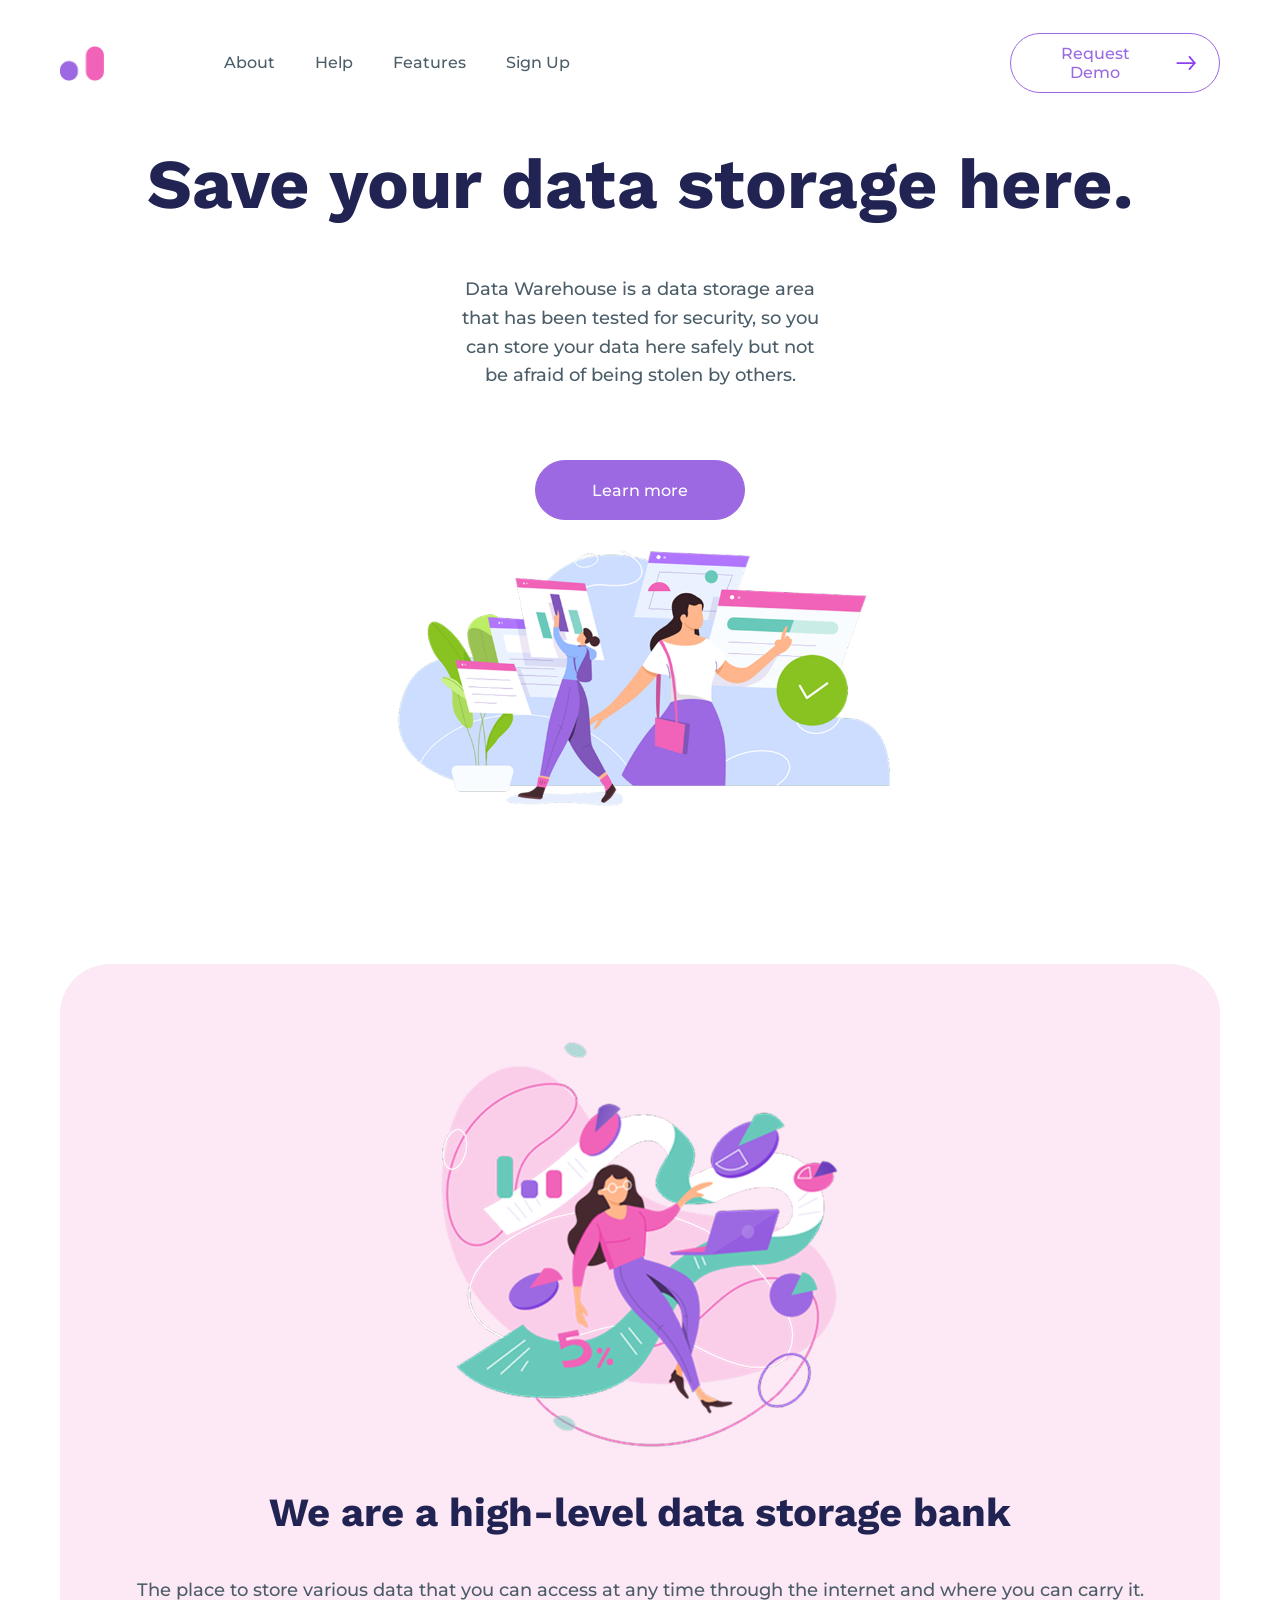
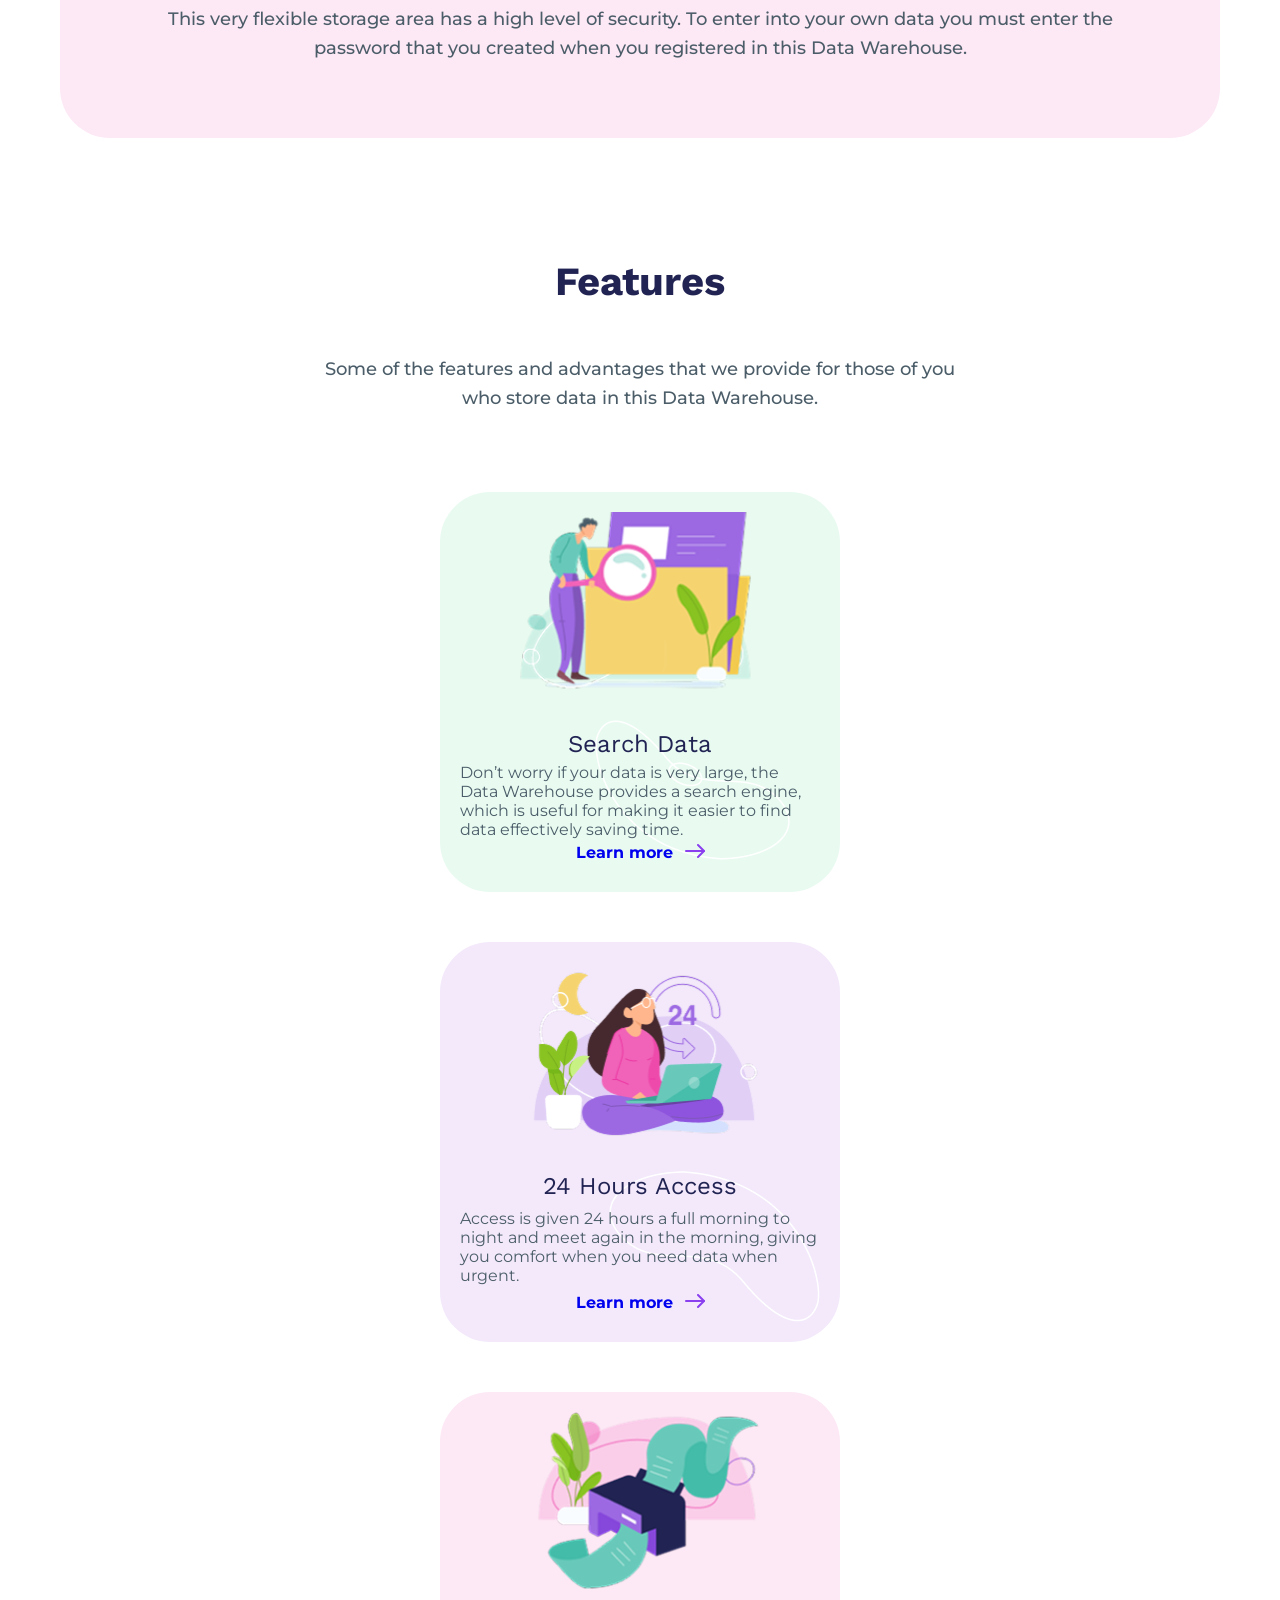
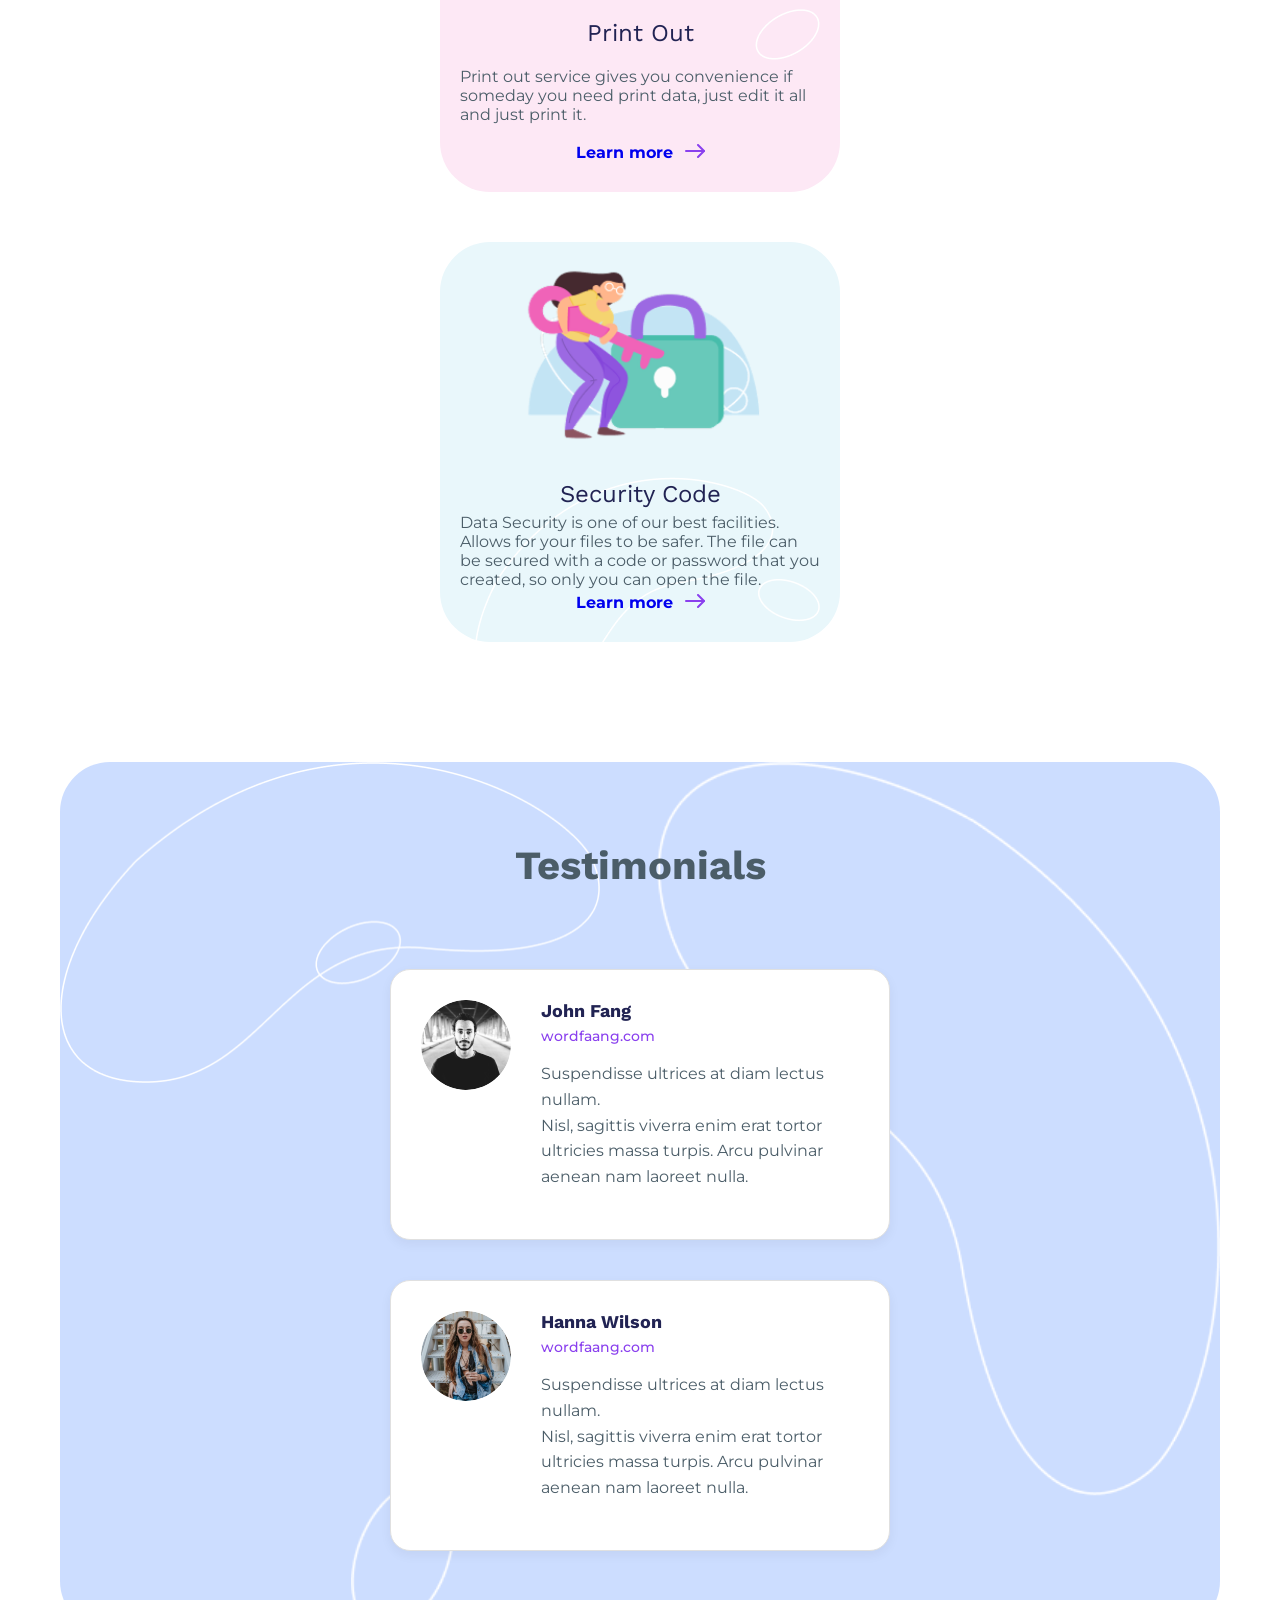
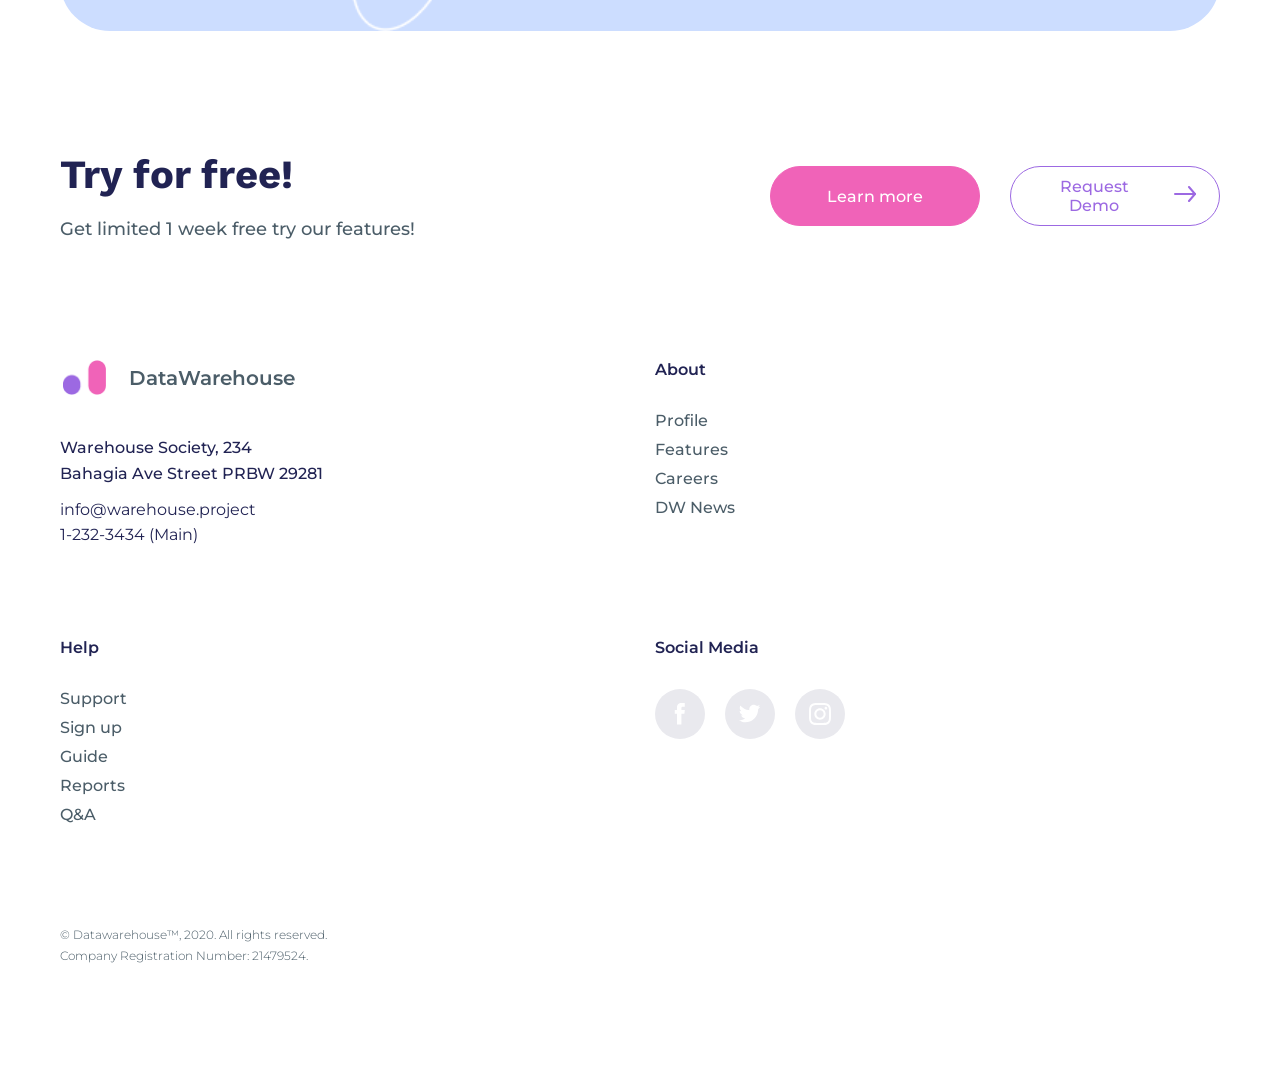
<file: index.html>
<!DOCTYPE html>
<html lang="en">

<head>
    <meta charset="UTF-8">
    <meta name="viewport" content="width=device-width, initial-scale=1.0">
    <title>Data Warehouse</title>
    <link rel="icon" type="image/png" href="./assets/img/Logo.png">
    <link
        href="https://fonts.googleapis.com/css2?family=Montserrat:wght@400;500;700&family=Work+Sans:wght@400;500;700&display=swap"
        rel="stylesheet">
    <link rel="stylesheet" href="./css/main.css">
</head>

<body>
    <header>
        <div class="container">
            <div class="header-inner">
                <div class="logo">
                    <img src="./assets/img/Logo.png" alt="Logo">
                </div>
                <nav class="nav">
                    <ul>
                        <li><a href="#">About</a></li>
                        <li><a href="#">Help</a></li>
                        <li><a href="#">Features</a></li>
                        <li><a href="#">Sign Up</a></li>
                    </ul>
                </nav>
                <button class="request-demo">
                    Request Demo
                    <span class="arrow">
                        <svg width="22" height="16" viewBox="0 0 22 16" fill="none" xmlns="http://www.w3.org/2000/svg">
                            <path d="M15 15L21 8L15 1" stroke="currentColor" stroke-width="2" stroke-linecap="round"
                                stroke-linejoin="round" />
                            <path d="M21 8H1" stroke="currentColor" stroke-width="2" stroke-linecap="round"
                                stroke-linejoin="round" />
                        </svg>
                    </span>
                </button>
            </div>
        </div>
    </header>
    <main>
        <div class="container">
            <section class="hero">
                <div class="hero-content">
                    <h1 class="hero-title">Save your data storage here.</h1>
                    <p class="hero-desc">
                        Data Warehouse is a data storage area that has been tested for security, so you can store your
                        data here safely but not be afraid of being stolen by others.
                    </p>
                    <button class="request-demo">
                        Learn more
                    </button>
                </div>
                <div class="hero-image">
                    <img src="./assets/img/first-screen-img.png" alt="Data storage illustration">
                </div>
            </section>
            <section class="info-block">
                <div class="info-image">
                    <img src="./assets/img/info-img.png" alt="High-level data storage">
                </div>
                <div class="info-content">
                    <h2 class="info-title">We are a high-level data storage bank</h2>
                    <p class="info-desc">
                        The place to store various data that you can access at any time through the internet and where
                        you can carry it. <br>
                        This very flexible storage area has a high level of security. To enter into your own data you
                        must enter the password that you created when you registered in this Data Warehouse.
                    </p>
                </div>
            </section>

            <section class="features">
                <h2 class="features-title">Features</h2>
                <p class="features-desc">
                    Some of the features and advantages that we provide for those of you who store data in this Data
                    Warehouse.
                </p>
                <div class="features-list">
                    <div class="feature-card feature-card--green">
                        <img src="./assets/img/card-image.png" alt="Search Data" class="feature-card__img">
                        <div class="feature-card__content">
                            <h3 class="feature-card__title">Search Data</h3>
                            <img src="./assets/img/bg-image-1.png" alt=""
                                class="feature-card__decor feature-card__decor__1">
                            <p class="feature-card__desc">
                                Don’t worry if your data is very large, the Data Warehouse provides a search engine,
                                which is useful for making it easier to find data effectively saving time.
                            </p>
                            <a href="#" class="feature-card__link">
                                Learn more
                                <span class="arrow">
                                    <svg width="20" height="14" viewBox="0 0 20 14" fill="none"
                                        xmlns="http://www.w3.org/2000/svg">
                                        <path d="M13 1L19 7L13 13" stroke="currentColor" stroke-width="2"
                                            stroke-linecap="round" stroke-linejoin="round" />
                                        <path d="M1 7H19" stroke="currentColor" stroke-width="2"
                                            stroke-linecap="round" />
                                    </svg>
                                </span>
                            </a>
                        </div>
                    </div>

                    <div class="feature-card feature-card--purple">
                        <img src="./assets/img/card-image-24.png" alt="24 Hours Access" class="feature-card__img">
                        <div class="feature-card__content">
                            <h3 class="feature-card__title">24 Hours Access</h3>
                            <img src="./assets/img/bg-image-2.png" alt=""
                                class="feature-card__decor feature-card__decor__2">
                            <p class="feature-card__desc">
                                Access is given 24 hours a full morning to night and meet again in the morning, giving
                                you comfort when you need data when urgent.
                            </p>
                            <a href="#" class="feature-card__link">
                                Learn more
                                <span class="arrow">
                                    <svg width="20" height="14" viewBox="0 0 20 14" fill="none"
                                        xmlns="http://www.w3.org/2000/svg">
                                        <path d="M13 1L19 7L13 13" stroke="currentColor" stroke-width="2"
                                            stroke-linecap="round" stroke-linejoin="round" />
                                        <path d="M1 7H19" stroke="currentColor" stroke-width="2"
                                            stroke-linecap="round" />
                                    </svg>
                                </span>
                            </a>
                        </div>
                    </div>

                    <div class="feature-card feature-card--pink">
                        <img src="./assets/img/card-image-print.png" alt="Print Out" class="feature-card__img">
                        <div class="feature-card__content">
                            <h3 class="feature-card__title">Print Out</h3>
                            <img src="./assets/img/bg-image-3.png" alt=""
                                class="feature-card__decor feature-card__decor__3">
                            <p class="feature-card__desc">
                                Print out service gives you convenience if someday you need print data, just edit it all
                                and just print it.
                            </p>
                            <a href="#" class="feature-card__link">
                                Learn more
                                <span class="arrow">
                                    <svg width="20" height="14" viewBox="0 0 20 14" fill="none"
                                        xmlns="http://www.w3.org/2000/svg">
                                        <path d="M13 1L19 7L13 13" stroke="currentColor" stroke-width="2"
                                            stroke-linecap="round" stroke-linejoin="round" />
                                        <path d="M1 7H19" stroke="currentColor" stroke-width="2"
                                            stroke-linecap="round" />
                                    </svg>
                                </span>
                            </a>
                        </div>
                    </div>

                    <div class="feature-card feature-card--blue">
                        <img src="./assets/img/card-image-security.png" alt="Security Code" class="feature-card__img">
                        <div class="feature-card__content">
                            <h3 class="feature-card__title">Security Code</h3>
                            <img src="./assets/img/bg-image-4.png" alt=""
                                class="feature-card__decor feature-card__decor__4">
                            <img src="./assets/img/bg-image-5.png" alt=""
                                class="feature-card__decor feature-card__decor__5">
                            <p class="feature-card__desc">
                                Data Security is one of our best facilities. Allows for your files to be safer. The file
                                can be secured with a code or password that you created, so only you can open the file.
                            </p>
                            <a href="#" class="feature-card__link">
                                Learn more
                                <span class="arrow">
                                    <svg width="20" height="14" viewBox="0 0 20 14" fill="none"
                                        xmlns="http://www.w3.org/2000/svg">
                                        <path d="M13 1L19 7L13 13" stroke="currentColor" stroke-width="2"
                                            stroke-linecap="round" stroke-linejoin="round" />
                                        <path d="M1 7H19" stroke="currentColor" stroke-width="2"
                                            stroke-linecap="round" />
                                    </svg>
                                </span>
                            </a>
                        </div>
                    </div>
                </div>
            </section>

            <section class="testimonials">
                <h2 class="testimonials-title">Testimonials</h2>

                <img src="./assets/img/bg-image-6.png" alt="" class="testimonials__decor testimonials__decor__6">
                <img src="./assets/img/bg-image-7.png" alt="" class="testimonials__decor testimonials__decor__7">

                <div class="testimonials-list">
                    <div class="testimonial-card">
                        <img src="./assets/img/John_Fang.png" alt="John Fang" class="testimonial-card__avatar">
                        <div class="testimonial-card__content">
                            <h3 class="testimonial-card__name">John Fang</h3>
                            <a href="#" class="testimonial-card__link">wordfaang.com</a>
                            <p class="testimonial-card__text">
                                Suspendisse ultrices at diam lectus nullam. <br>
                                Nisl, sagittis viverra enim erat tortor ultricies massa turpis.
                                Arcu pulvinar aenean nam laoreet nulla.
                            </p>
                        </div>
                    </div>

                    <div class="testimonial-card">
                        <img src="./assets/img/Hanna_Wilson.png" alt="Hanna Wilson" class="testimonial-card__avatar">
                        <div class="testimonial-card__content">
                            <h3 class="testimonial-card__name">Hanna Wilson</h3>
                            <a href="#" class="testimonial-card__link">wordfaang.com</a>
                            <p class="testimonial-card__text">
                                Suspendisse ultrices at diam lectus nullam. <br>
                                Nisl, sagittis viverra enim erat tortor ultricies massa turpis.
                                Arcu pulvinar aenean nam laoreet nulla.
                            </p>
                        </div>
                    </div>
                </div>
            </section>

        </div>
    </main>

    <footer class="footer">
        <div class="container">
            <div class="footer-top">
                <div class="footer-offer">
                    <h3 class="footer-offer__title">Try for free!</h3>
                    <p class="footer-offer__desc">
                        Get limited 1 week free try our features!
                    </p>
                </div>

                <div class="footer-btn">
                    <button class="btn btn--pink">Learn more</button>
                    <button class="btn btn--white">
                        Request Demo
                        <span class="arrow">
                            <svg width="22" height="16" viewBox="0 0 22 16" fill="none"
                                xmlns="http://www.w3.org/2000/svg">
                                <path d="M15 15L21 8L15 1" stroke="currentColor" stroke-width="2" stroke-linecap="round"
                                    stroke-linejoin="round" />
                                <path d="M21 8H1" stroke="currentColor" stroke-width="2" stroke-linecap="round"
                                    stroke-linejoin="round" />
                            </svg>
                        </span>
                    </button>
                </div>
            </div>

            <div class="footer-main">
                <div class="footer-column footer-company">
                    <div class="logo">
                        <img src="./assets/img/Logo.png" alt="Logo" class="img" />
                        <span class="logo__name">DataWarehouse</span>
                    </div>
                    <address class="footer-address">
                        Warehouse Society, 234 <br />
                        Bahagia Ave Street PRBW 29281
                    </address>
                    <p class="footer-contact">
                        info@warehouse.project <br />
                        1-232-3434 (Main)
                    </p>
                </div>

                <div class="footer-column">
                    <h4 class="footer-title">About</h4>
                    <ul class="footer-links">
                        <li><a href="#">Profile</a></li>
                        <li><a href="#">Features</a></li>
                        <li><a href="#">Careers</a></li>
                        <li><a href="#">DW News</a></li>
                    </ul>
                </div>

                <div class="footer-column">
                    <h4 class="footer-title">Help</h4>
                    <ul class="footer-links">
                        <li><a href="#">Support</a></li>
                        <li><a href="#">Sign up</a></li>
                        <li><a href="#">Guide</a></li>
                        <li><a href="#">Reports</a></li>
                        <li><a href="#">Q&amp;A</a></li>
                    </ul>
                </div>

                <div class="footer-column">
                    <h4 class="footer-title">Social Media</h4>
                    <div class="footer-socials">
                        <a href="#">
                            <svg width="10" height="21" viewBox="0 0 10 21" fill="none"
                                xmlns="http://www.w3.org/2000/svg">
                                <path
                                    d="M6.37004 20.4882V10.2429H9.20407L9.57964 6.7123H6.37004L6.37486 4.94521C6.37486 4.02438 6.46253 3.53098 7.78786 3.53098H9.55958V0H6.72515C3.32054 0 2.12221 1.71271 2.12221 4.59296V6.7127H0V10.2433H2.12221V20.4882H6.37004Z"
                                    fill="currentColor" />
                            </svg>
                        </a>
                        <a href="#">
                            <svg width="19" height="16" viewBox="0 0 19 16" fill="none"
                                xmlns="http://www.w3.org/2000/svg">
                                <path fill-rule="evenodd" clip-rule="evenodd"
                                    d="M8.90955 4.6592L8.86992 4.00755C8.75112 2.31869 9.79385 0.776082 11.4438 0.177714C12.051 -0.0350812 13.0805 -0.0616806 13.7537 0.124515C14.0176 0.204313 14.5193 0.470228 14.8756 0.709623L15.5224 1.14847L16.2351 0.922418C16.6311 0.802682 17.1591 0.603225 17.3966 0.470229C17.621 0.350571 17.819 0.284033 17.819 0.323971C17.819 0.550027 17.3307 1.32133 16.9215 1.74684C16.3671 2.34529 16.5255 2.39849 17.6475 1.9995C18.3206 1.77344 18.3338 1.77344 18.2018 2.0261C18.1226 2.15909 17.7134 2.62454 17.2778 3.05006C16.5387 3.7815 16.4991 3.8613 16.4991 4.473C16.4991 5.41716 16.0503 7.38528 15.6015 8.46244C14.77 10.4838 12.9881 12.5715 11.2062 13.6221C8.69836 15.0982 5.35889 15.4705 2.54747 14.6062C1.61033 14.3136 0 13.5689 0 13.436C0 13.396 0.488344 13.3428 1.08236 13.3296C2.32307 13.303 3.56379 12.9572 4.61973 12.3455L5.33255 11.92L4.51414 11.6407C3.3526 11.2417 2.30987 10.3242 2.04592 9.4598C1.96666 9.18054 1.99308 9.1672 2.73224 9.1672L3.49782 9.15394L2.85105 8.84809C2.08547 8.46244 1.38593 7.81079 1.04273 7.14589C0.791917 6.66718 0.475213 5.45702 0.567598 5.36396C0.593938 5.3241 0.871172 5.40382 1.18795 5.51022C2.09868 5.84267 2.21748 5.76288 1.68951 5.20437C0.699533 4.19375 0.395958 2.691 0.871172 1.26813L1.09557 0.629824L1.96666 1.49419C3.74864 3.23625 5.84731 4.27355 8.24956 4.5794L8.90955 4.6592Z"
                                    fill="currentColor" />
                            </svg>
                        </a>
                        <a href="#">
                            <svg width="16" height="16" viewBox="0 0 16 16" fill="none"
                                xmlns="http://www.w3.org/2000/svg">
                                <path
                                    d="M8.00179 3.8978C5.73162 3.8978 3.9005 5.72933 3.9005 8C3.9005 10.2707 5.73162 12.1022 8.00179 12.1022C10.2719 12.1022 12.1031 10.2707 12.1031 8C12.1031 5.72933 10.2719 3.8978 8.00179 3.8978ZM8.00179 10.667C6.53475 10.667 5.33542 9.47094 5.33542 8C5.33542 6.52906 6.53118 5.33304 8.00179 5.33304C9.47239 5.33304 10.6682 6.52906 10.6682 8C10.6682 9.47094 9.46882 10.667 8.00179 10.667ZM13.2274 3.73C13.2274 4.26197 12.7991 4.68682 12.2708 4.68682C11.739 4.68682 11.3142 4.2584 11.3142 3.73C11.3142 3.20161 11.7426 2.77318 12.2708 2.77318C12.7991 2.77318 13.2274 3.20161 13.2274 3.73ZM15.9438 4.7011C15.8831 3.41939 15.5904 2.28406 14.6516 1.34866C13.7165 0.413254 12.5814 0.120495 11.2999 0.0562312C9.97925 -0.0187437 6.02075 -0.0187437 4.70006 0.0562312C3.4222 0.116925 2.28712 0.409684 1.34835 1.34509C0.409593 2.28049 0.120468 3.41582 0.0562186 4.69753C-0.0187395 6.01852 -0.0187395 9.97791 0.0562186 11.2989C0.116899 12.5806 0.409593 13.7159 1.34835 14.6513C2.28712 15.5867 3.41863 15.8795 4.70006 15.9438C6.02075 16.0187 9.97925 16.0187 11.2999 15.9438C12.5814 15.8831 13.7165 15.5903 14.6516 14.6513C15.5868 13.7159 15.8795 12.5806 15.9438 11.2989C16.0187 9.97791 16.0187 6.02209 15.9438 4.7011ZM14.2376 12.7163C13.9592 13.416 13.4202 13.9551 12.717 14.2372C11.664 14.6549 9.16542 14.5585 8.00179 14.5585C6.83815 14.5585 4.33597 14.6513 3.28656 14.2372C2.58695 13.9587 2.04796 13.4196 1.76598 12.7163C1.34835 11.6631 1.44473 9.1639 1.44473 8C1.44473 6.8361 1.35192 4.33337 1.76598 3.28372C2.04439 2.58396 2.58338 2.04485 3.28656 1.7628C4.33954 1.34509 6.83815 1.44148 8.00179 1.44148C9.16542 1.44148 11.6676 1.34866 12.717 1.7628C13.4166 2.04128 13.9556 2.58039 14.2376 3.28372C14.6552 4.33694 14.5588 6.8361 14.5588 8C14.5588 9.1639 14.6552 11.6666 14.2376 12.7163Z"
                                    fill="currentColor" />
                            </svg>
                        </a>
                    </div>
                </div>
            </div>

            <div class="footer-bottom">
                <p>
                    © Datawarehouse™, 2020. All rights reserved. <br> Company Registration Number: 21479524.
                </p>
            </div>
        </div>
    </footer>

</body>

</html>
</file>
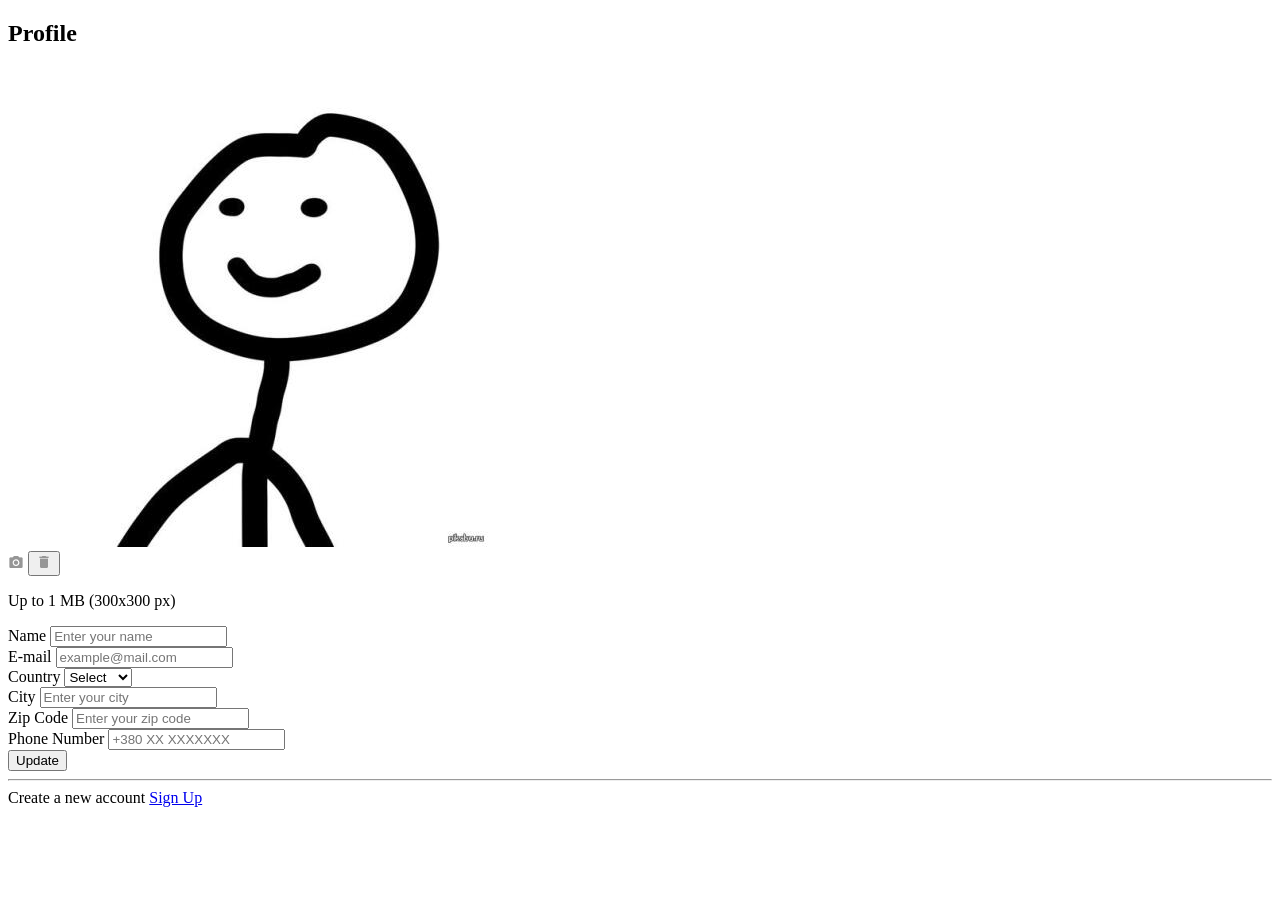
<file: index_profile.html>
<!DOCTYPE html>
<html lang="en">

<head>
    <meta charset="UTF-8">
    <meta name="viewport" content="width=device-width, initial-scale=1.0">
    <title>Profile</title>
    <link rel="preconnect" href="https://fonts.googleapis.com">
    <link rel="preconnect" href="https://fonts.gstatic.com" crossorigin>
    <link href="https://fonts.googleapis.com/css2?family=Roboto:ital,wght@0,100..900;1,100..900&display=swap"
        rel="stylesheet">
    <link rel="stylesheet" href="./css/style.css">
</head>

<body>
    <main class="main">
        <section class="section">
            <div class="side">
                <h2 class="title_2">Profile</h2>
                <form class="form" action="#" method="post">

                    <div class="row profile-photo">
                        <div class="col col_full">
                            <div class="photo-wrapper">
                                <img src="./assets/img/avatar.jpg" alt="Profile photo" class="photo">

                                <div class="photo-actions-wrapper">
                                    <div class="photo-actions">

                                        <label for="upload" class="photo-upload">
                                            <img src="./assets/img/Photo_Camera.png" alt="Upload">
                                        </label>
                                        <input type="file" id="upload" hidden>

                                        <button type="button" class="photo-delete">
                                            <img src="./assets/img/Trash.png" alt="Delete">
                                        </button>
                                    </div>
                                    <p class="photo-note">Up to 1 MB (300x300 px)</p>
                                </div>
                            </div>

                        </div>
                    </div>

                    <div class="row">
                        <div class="col col_half">
                            <label for="name" class="label">Name</label>
                            <input type="text" id="name" name="name" placeholder="Enter your name" required>
                        </div>
                        <div class="col col_half">
                            <label for="email" class="label">E-mail</label>
                            <input type="email" id="email" name="email" placeholder="example@mail.com" required>
                        </div>
                    </div>

                    <div class="row">
                        <div class="col col_half">
                            <label for="country" class="label">Country</label>
                            <select id="country" name="country" required>
                                <option value="" disabled selected hidden>Select</option>
                                <option value="ua">Ukraine</option>
                                <option value="us">USA</option>
                                <option value="pl">Poland</option>
                            </select>

                        </div>
                        <div class="col col_half">
                            <label for="city" class="label">City</label>
                            <input type="text" id="city" name="city" placeholder="Enter your city" required>
                        </div>
                    </div>

                    <div class="row">
                        <div class="col col_half">
                            <label for="zip" class="label">Zip Code</label>
                            <input type="text" id="zip" name="zip" placeholder="Enter your zip code">
                        </div>
                        <div class="col col_half">
                            <label for="phone" class="label">Phone Number</label>
                            <input type="tel" id="phone" name="phone" placeholder="+380 ХХ ХХХХХХХ">
                        </div>
                    </div>

                    <div class="row">
                        <button type="submit" class="btn btn_min">Update</button>
                    </div>
                    <hr>
                    <div class="form-footer login-footer">
                        <span>Create a new account</span>
                        <a href="./index.html">Sign Up</a>
                    </div>
                </form>
            </div>
        </section>
    </main>
</body>

</html>
</file>
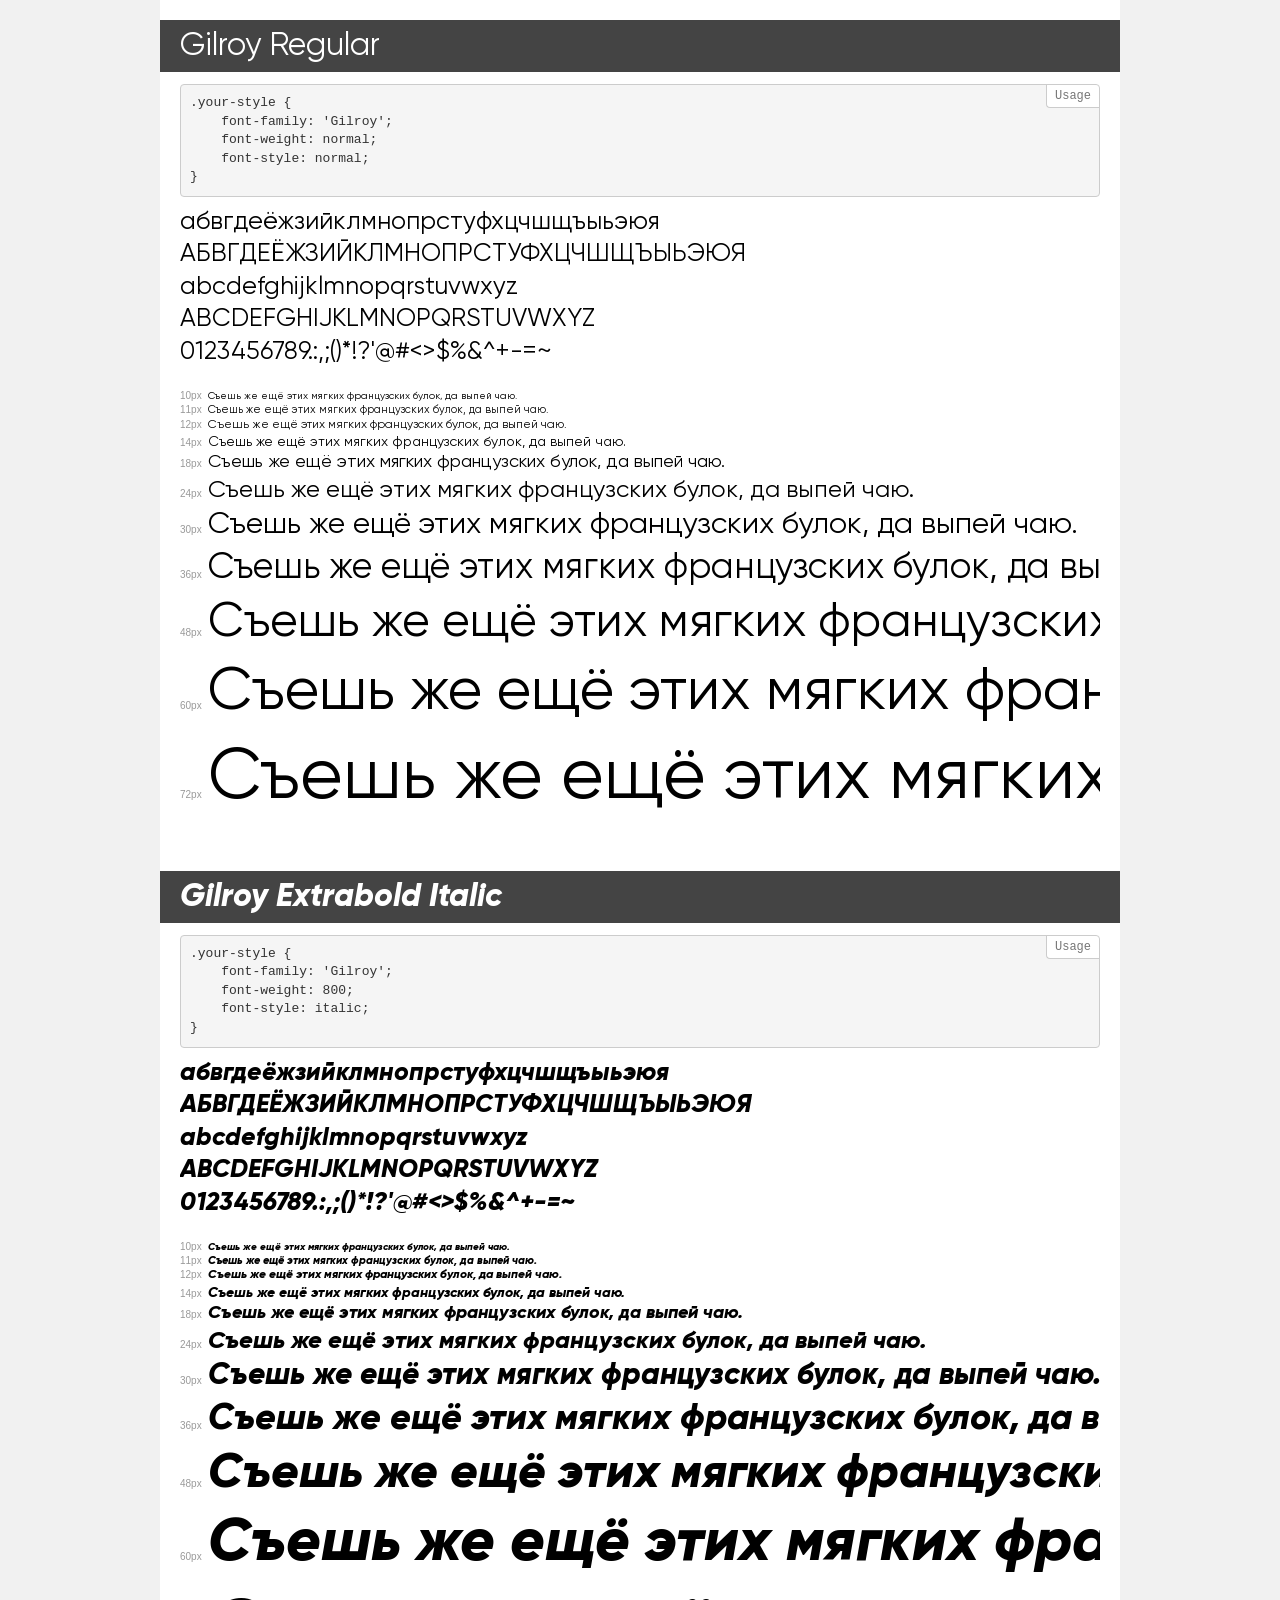
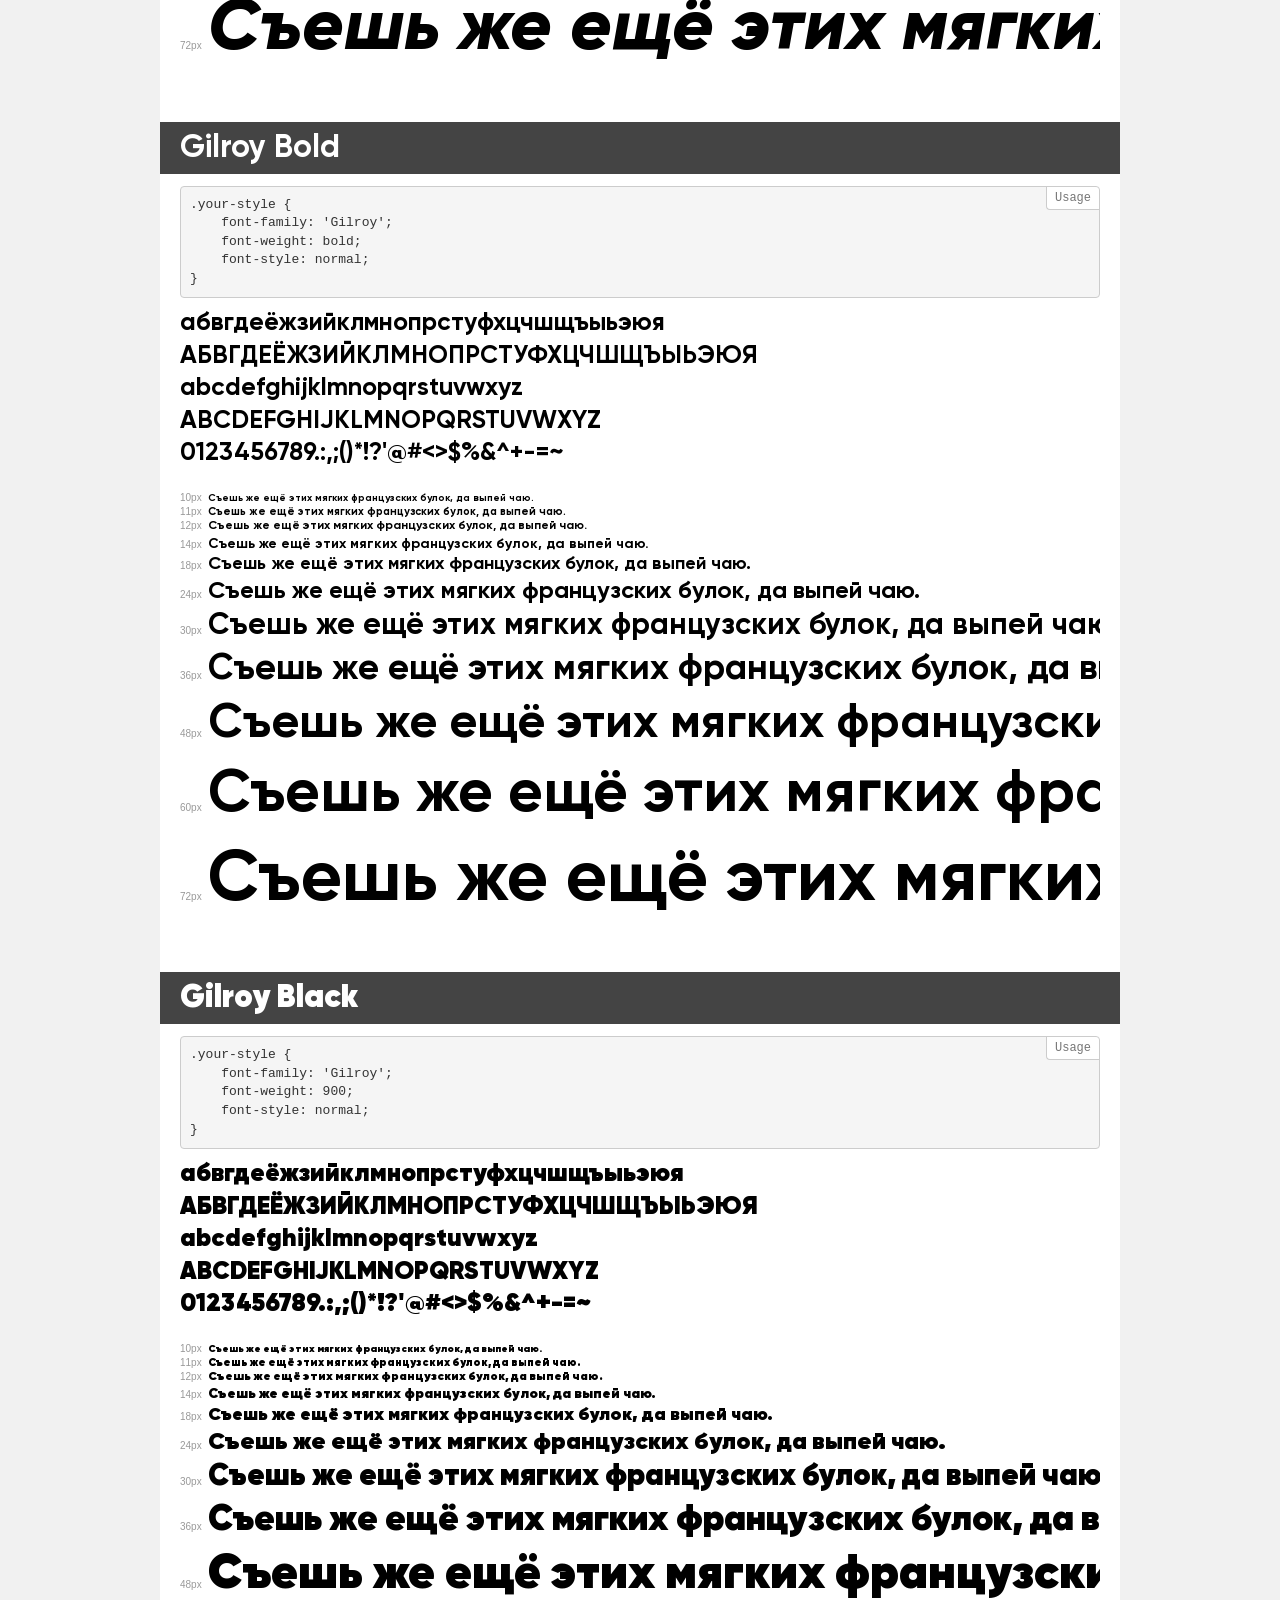
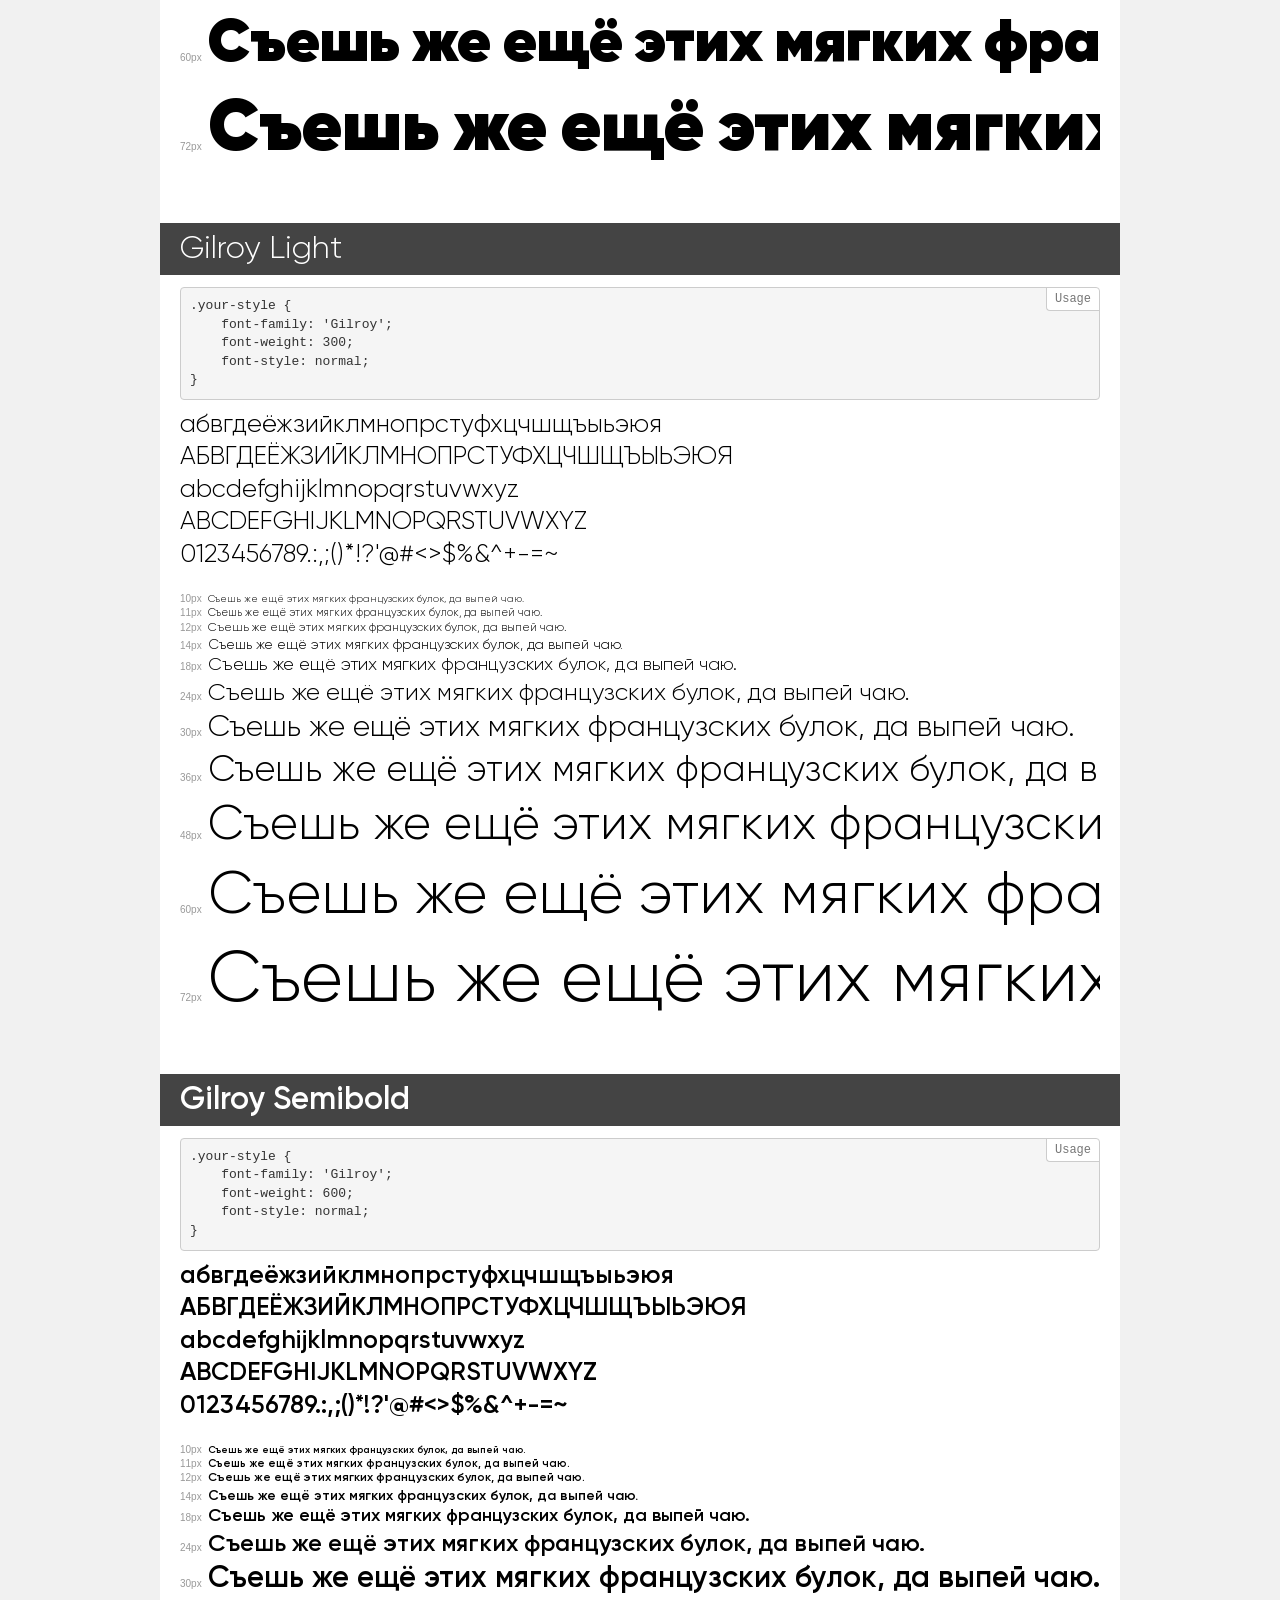
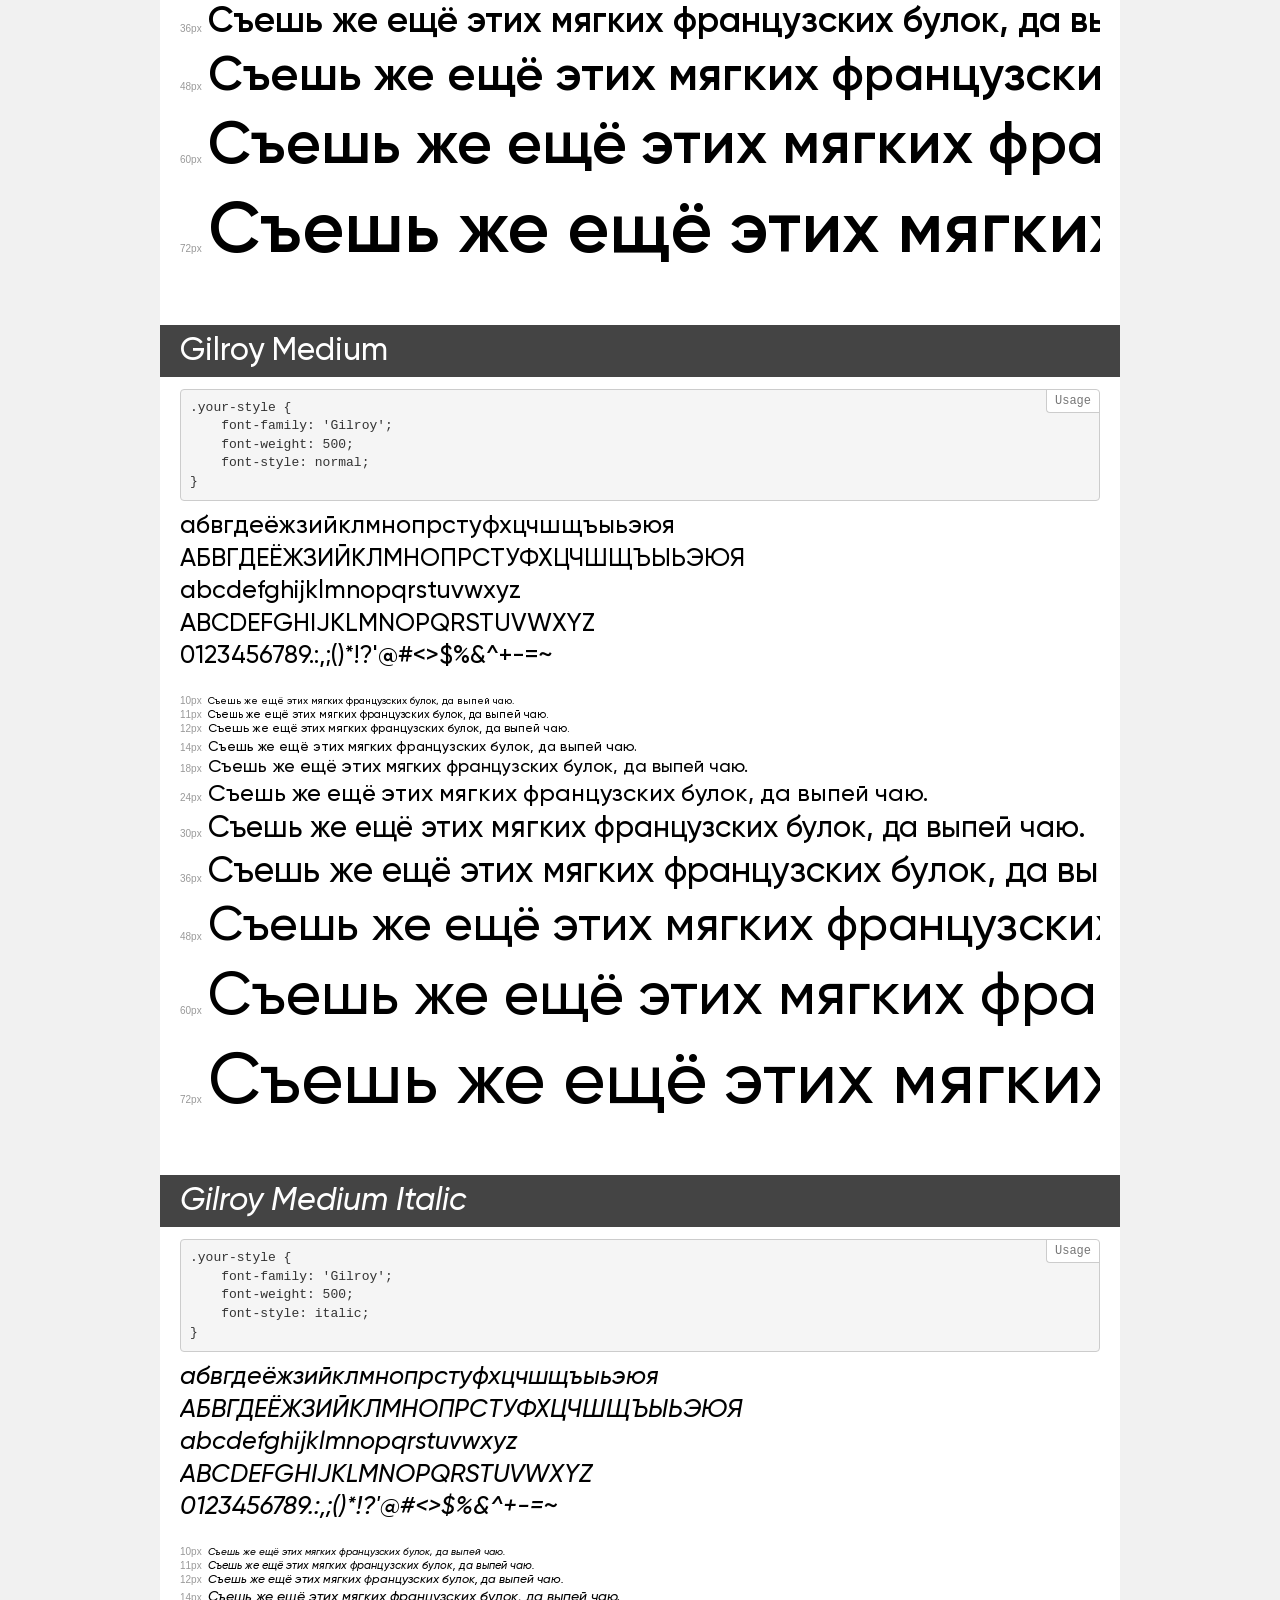
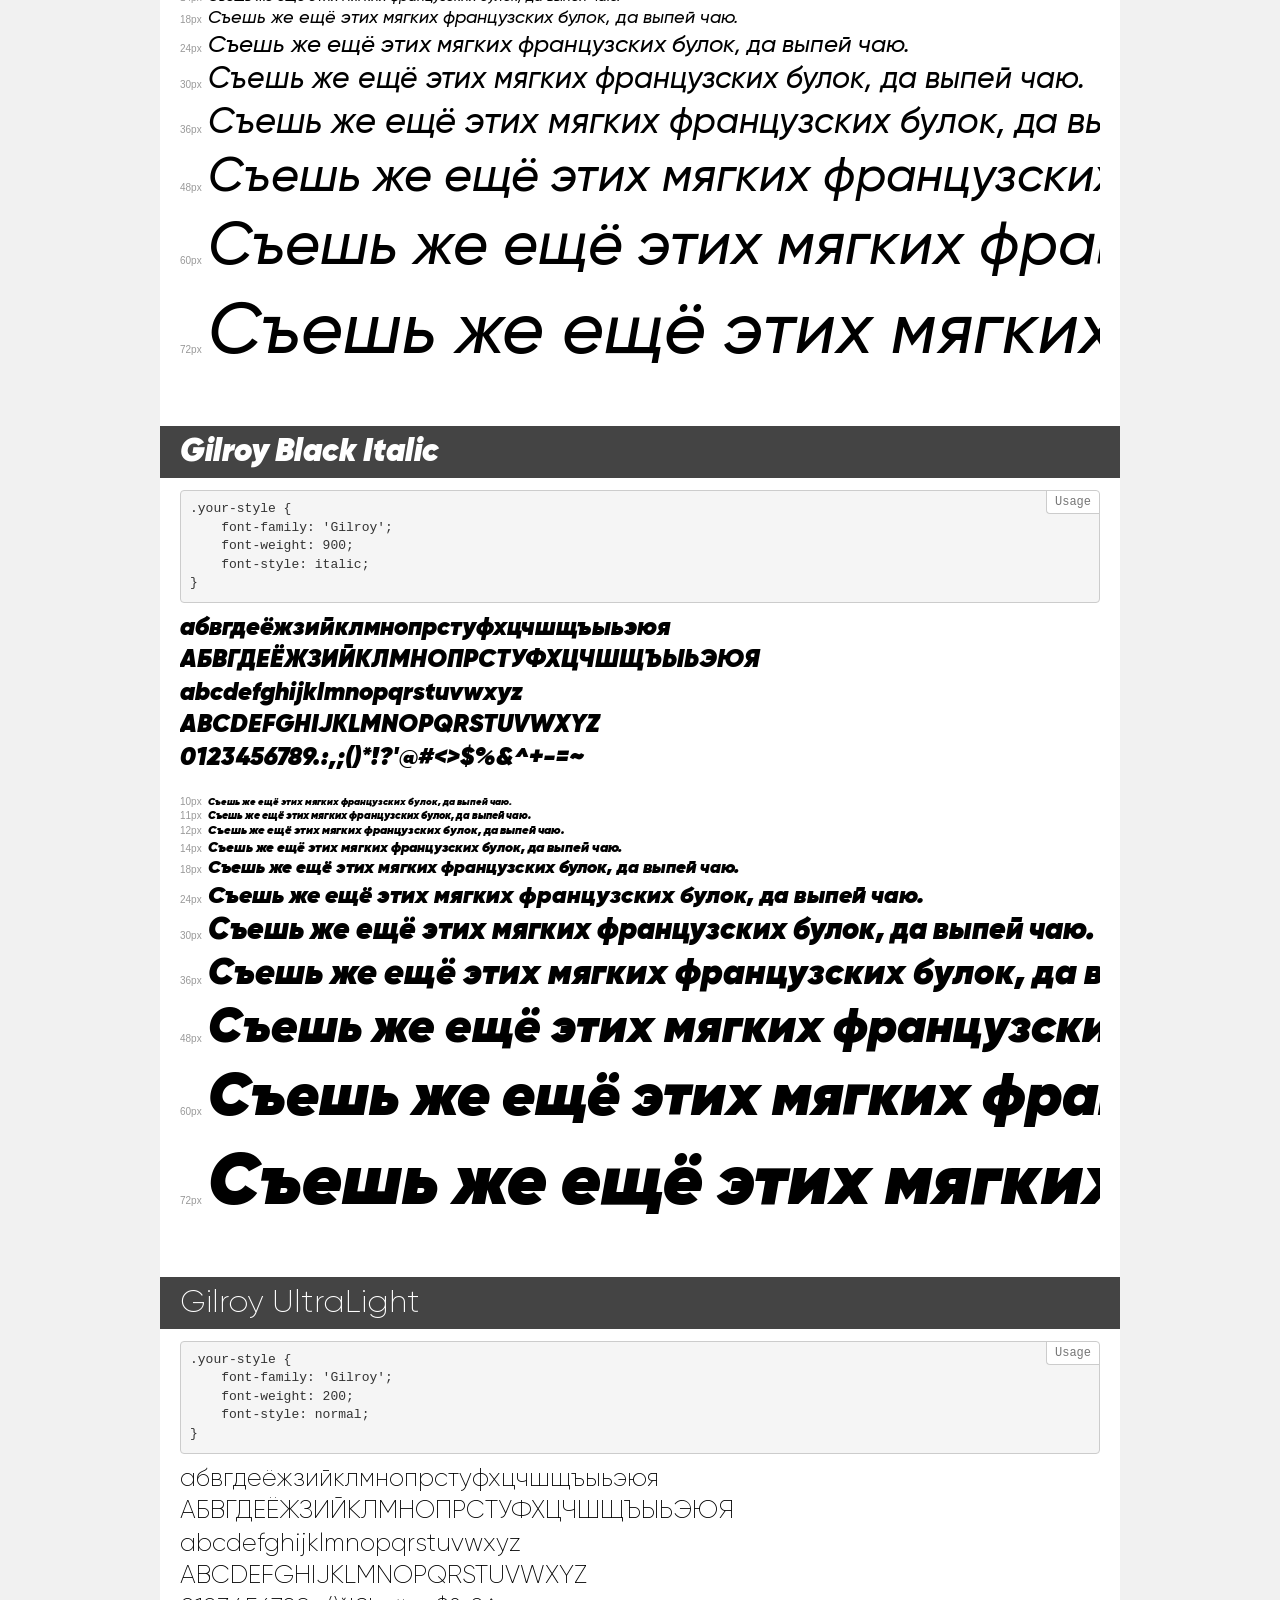
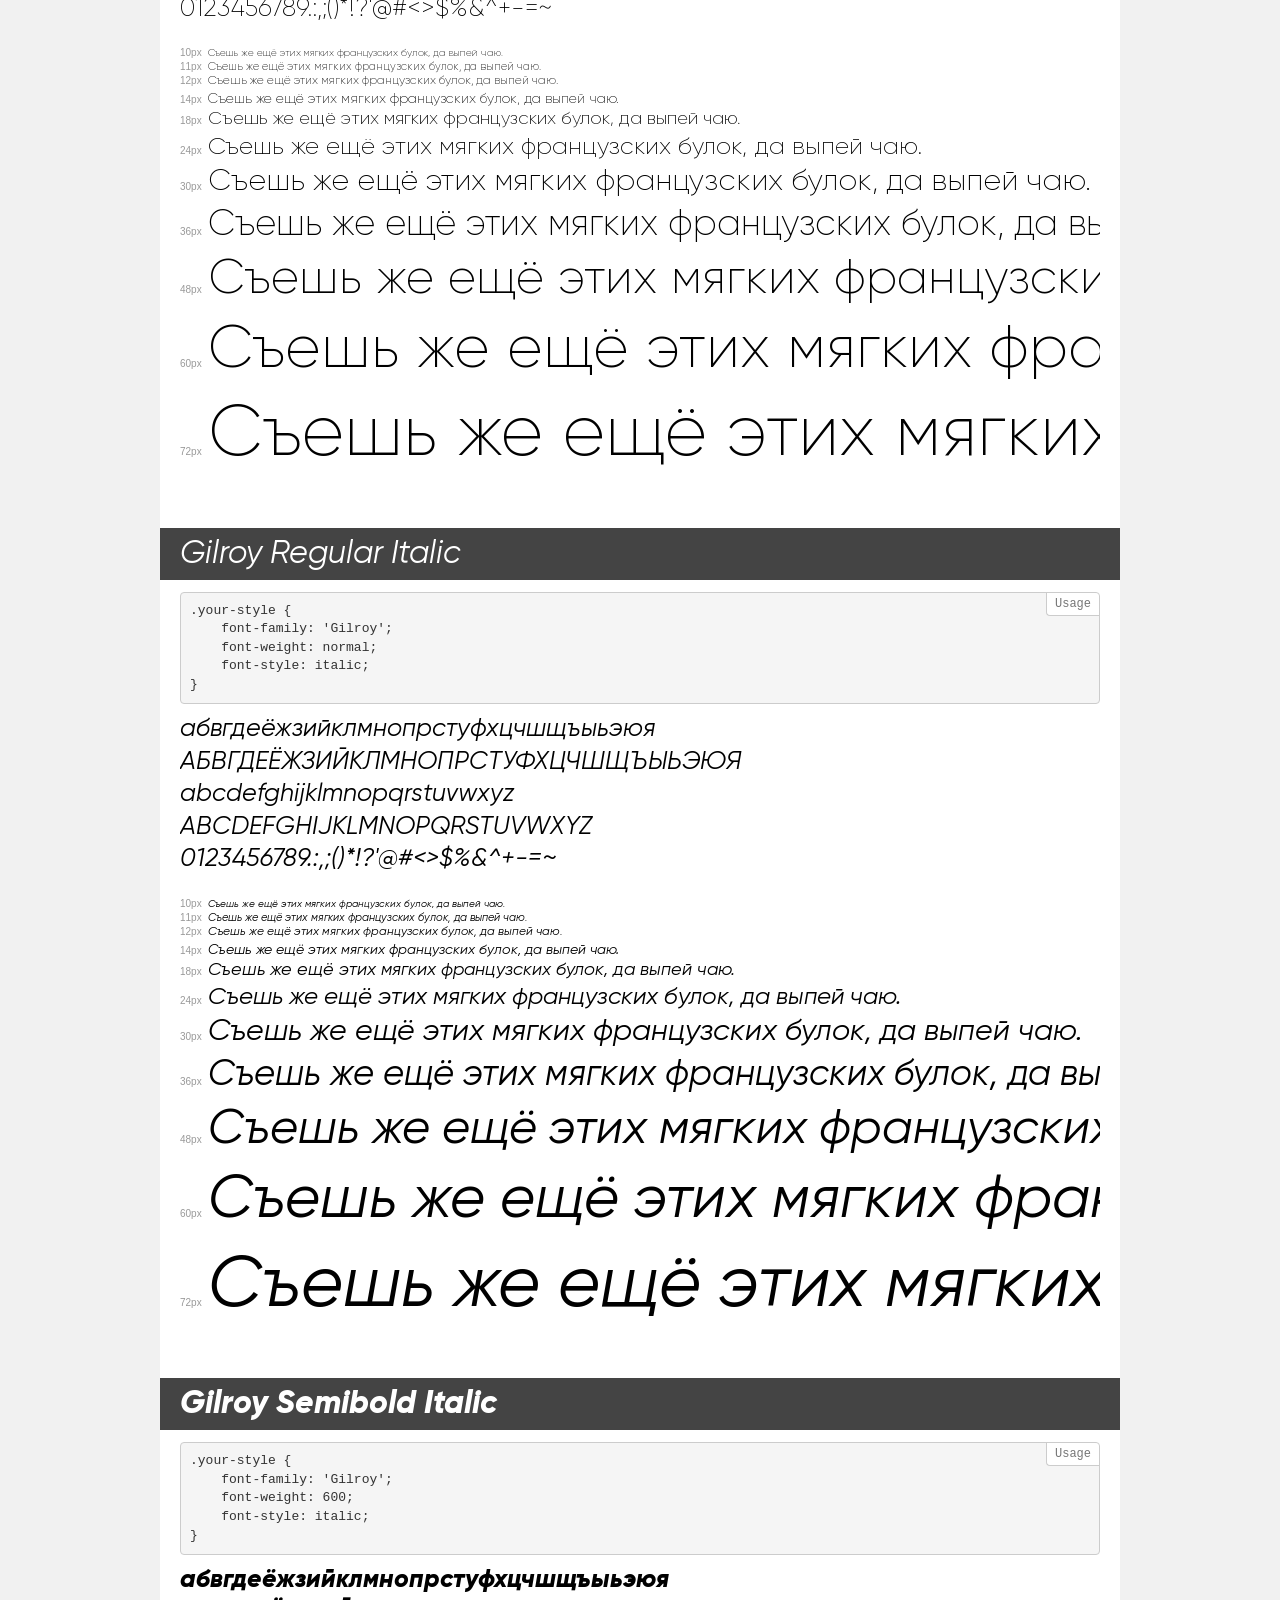
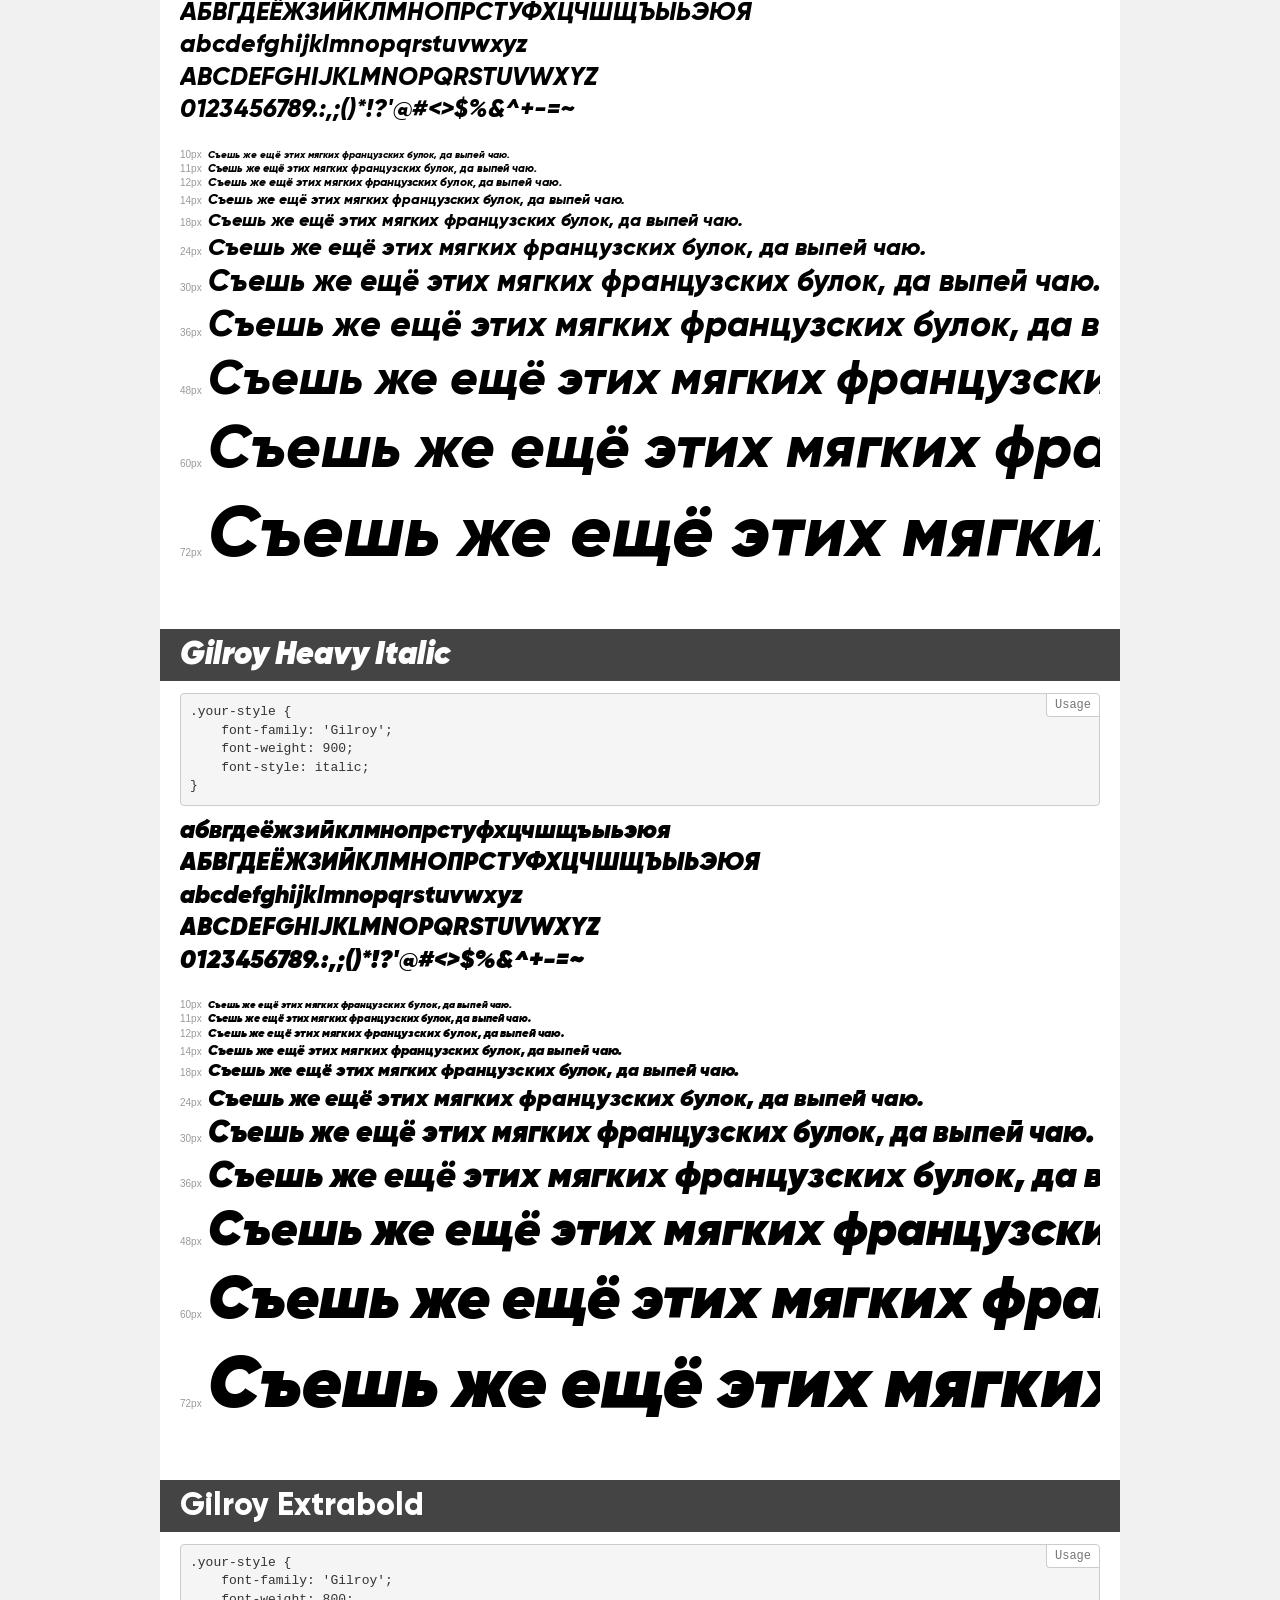
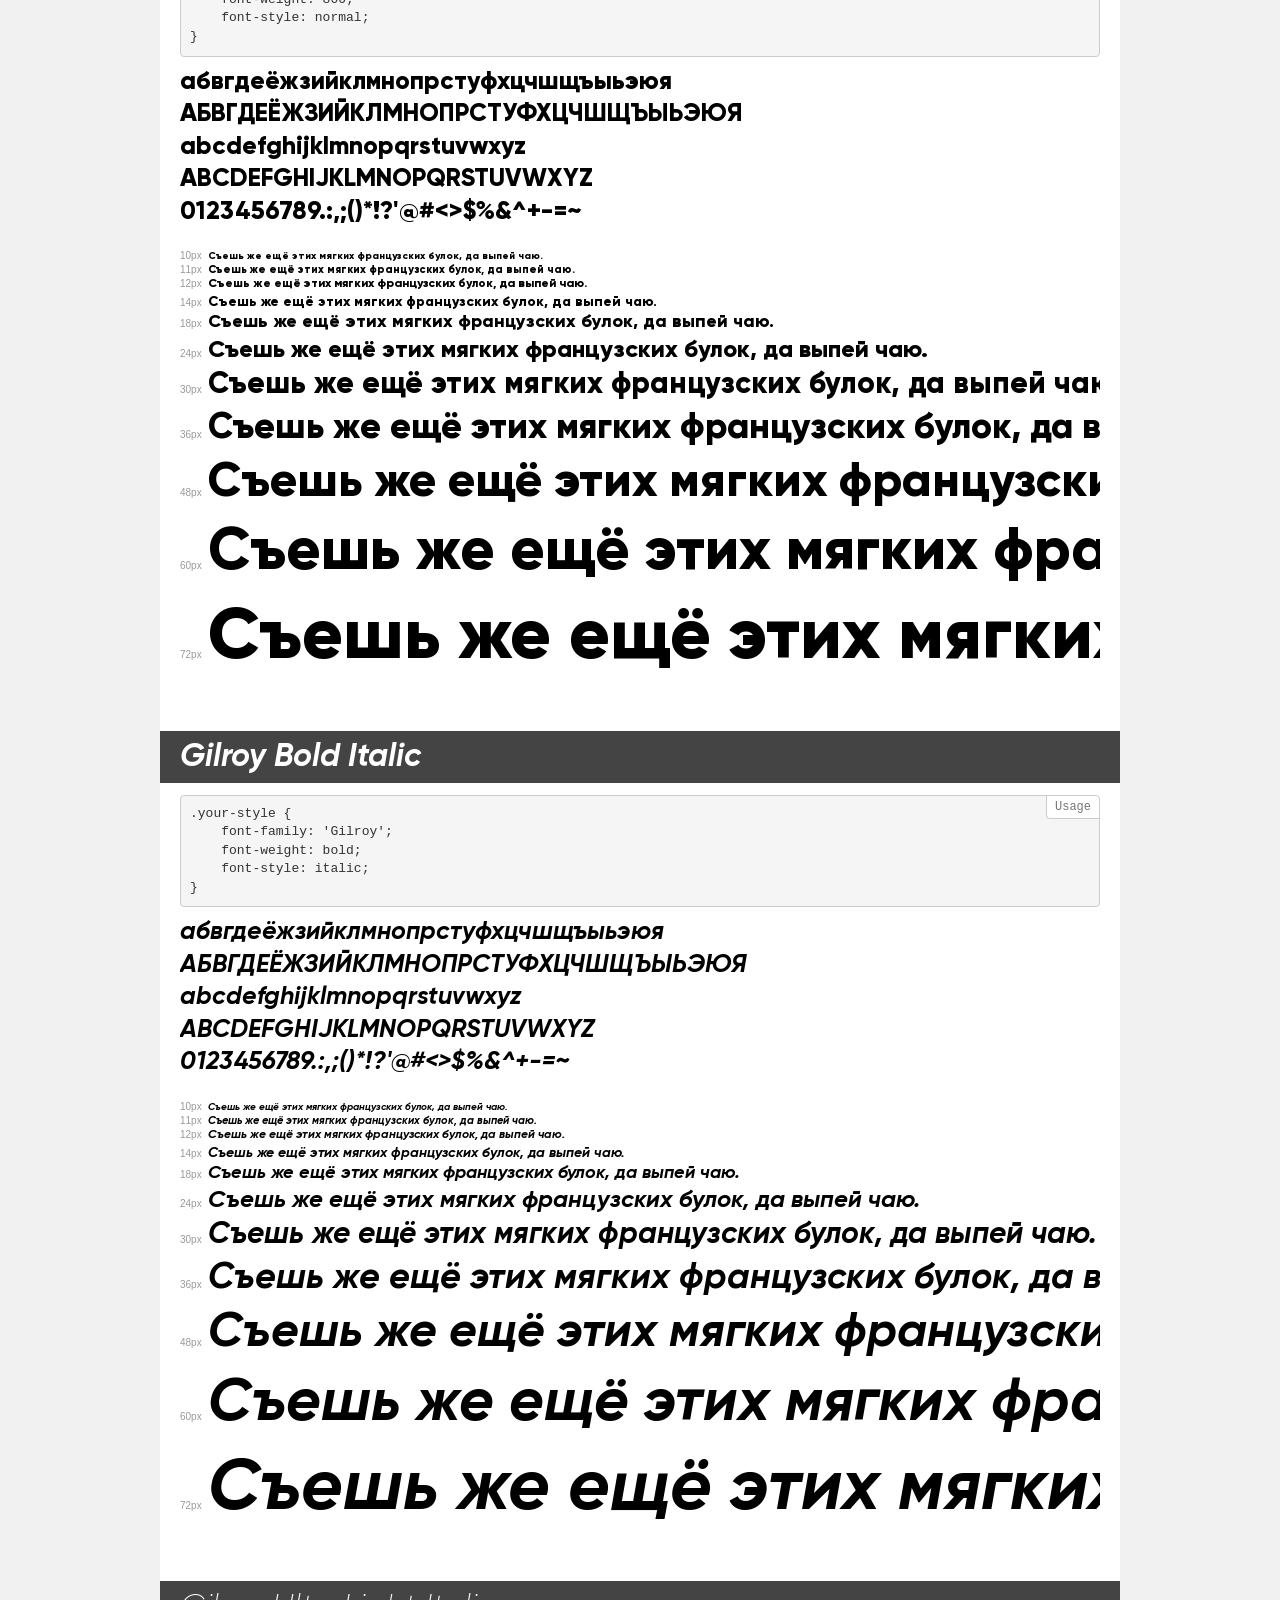
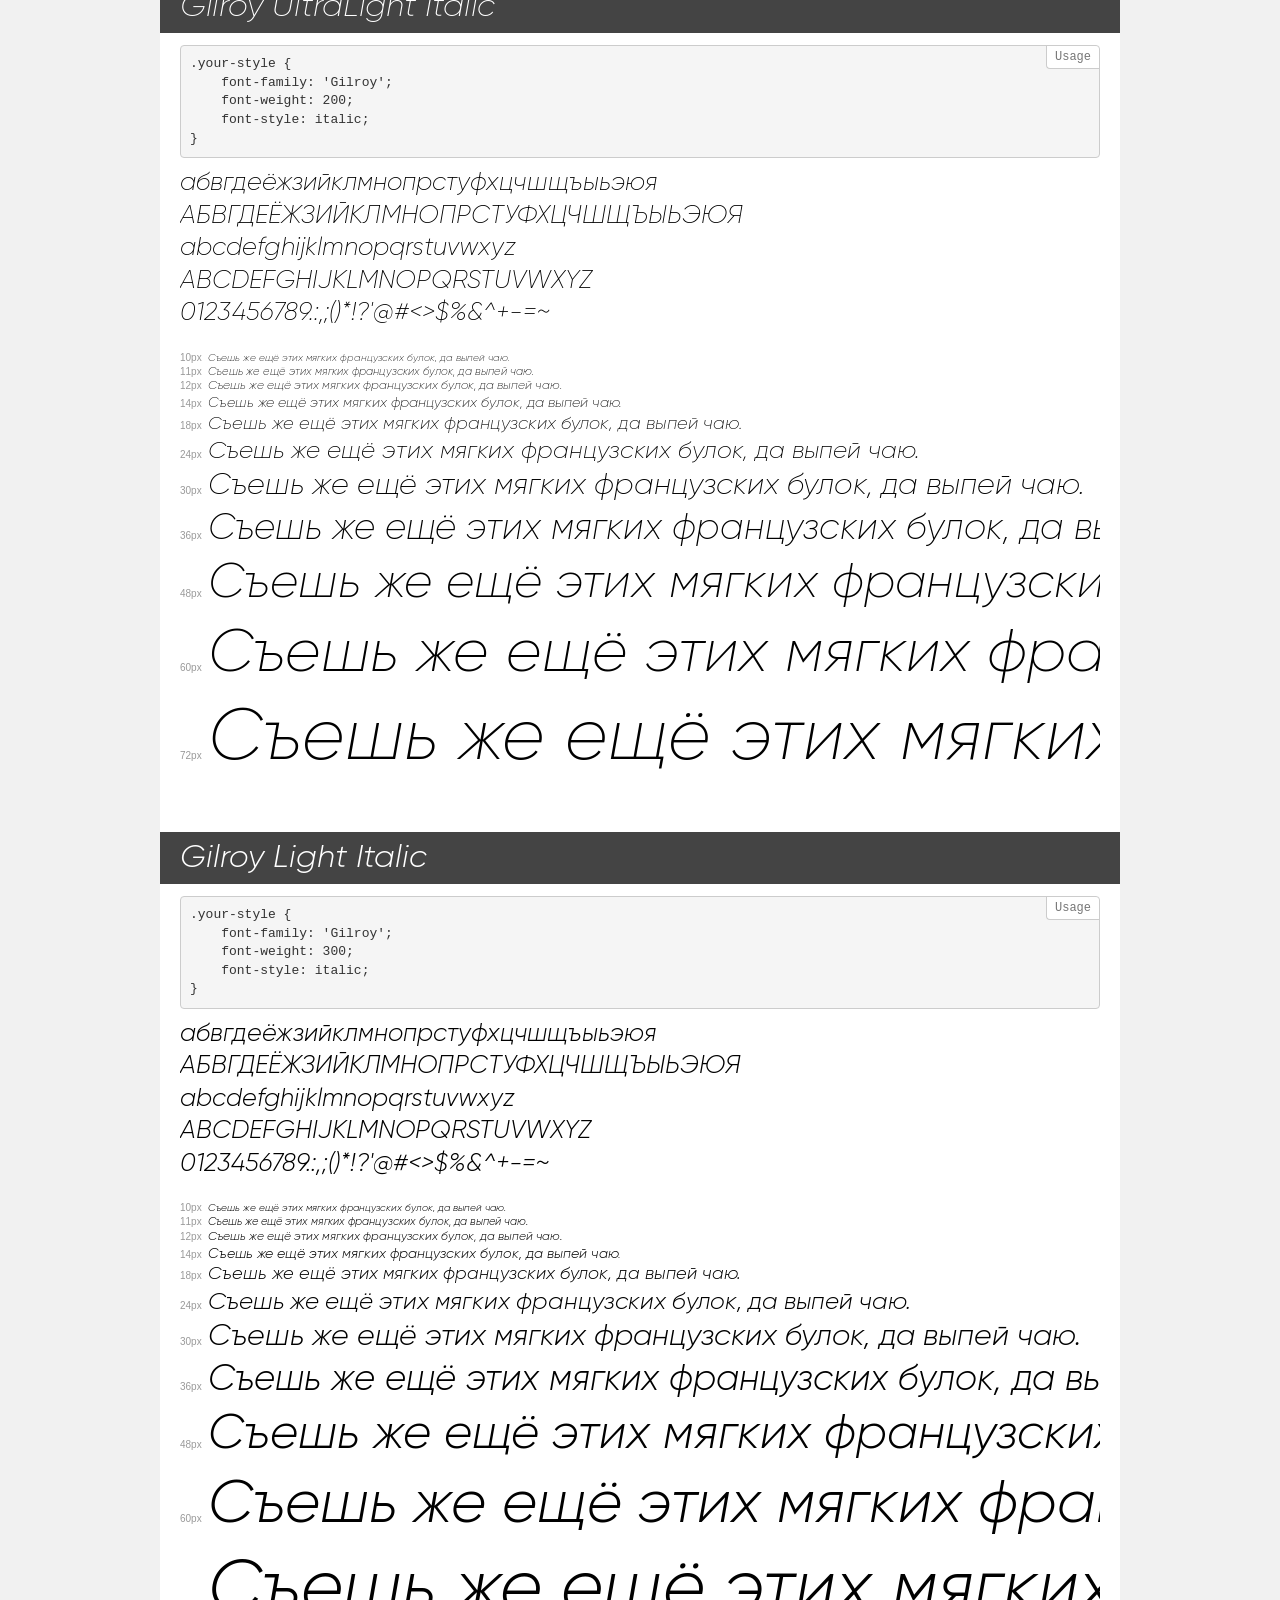
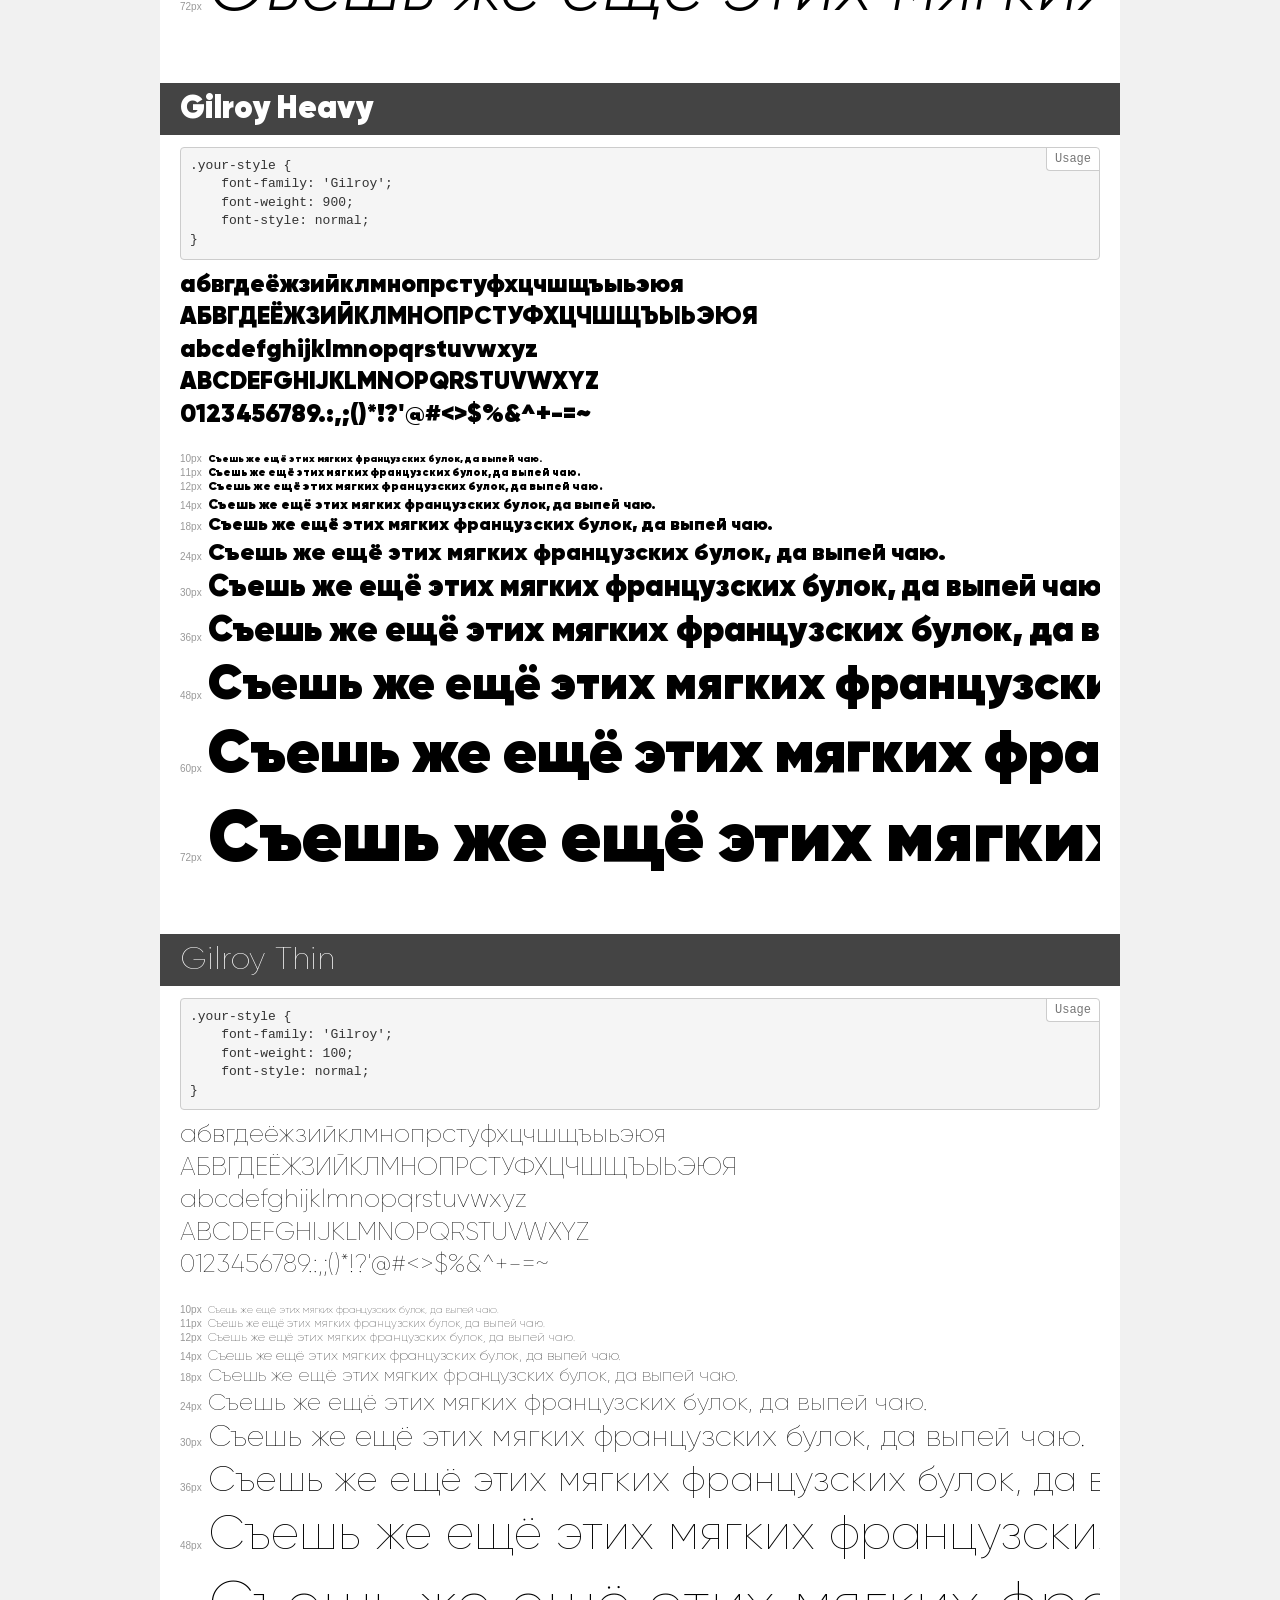
<file: assets/fonts/Gilroy/demo.html>
<!DOCTYPE html>
<html>
<head>
    <meta charset="utf-8">
    <meta http-equiv="X-UA-Compatible" content="IE=edge">
    <meta name="viewport" content="width=device-width, initial-scale=1">
    <meta name="robots" content="noindex, noarchive">
    <meta name="format-detection" content="telephone=no">
    <title>Transfonter demo</title>
    <link href="stylesheet.css" rel="stylesheet">
    <style>
        /*
        http://meyerweb.com/eric/tools/css/reset/
        v2.0 | 20110126
        License: none (public domain)
        */
        html, body, div, span, applet, object, iframe,
        h1, h2, h3, h4, h5, h6, p, blockquote, pre,
        a, abbr, acronym, address, big, cite, code,
        del, dfn, em, img, ins, kbd, q, s, samp,
        small, strike, strong, sub, sup, tt, var,
        b, u, i, center,
        dl, dt, dd, ol, ul, li,
        fieldset, form, label, legend,
        table, caption, tbody, tfoot, thead, tr, th, td,
        article, aside, canvas, details, embed,
        figure, figcaption, footer, header, hgroup,
        menu, nav, output, ruby, section, summary,
        time, mark, audio, video {
            margin: 0;
            padding: 0;
            border: 0;
            font-size: 100%;
            font: inherit;
            vertical-align: baseline;
        }
        /* HTML5 display-role reset for older browsers */
        article, aside, details, figcaption, figure,
        footer, header, hgroup, menu, nav, section {
            display: block;
        }
        body {
            line-height: 1;
        }
        ol, ul {
            list-style: none;
        }
        blockquote, q {
            quotes: none;
        }
        blockquote:before, blockquote:after,
        q:before, q:after {
            content: '';
            content: none;
        }
        table {
            border-collapse: collapse;
            border-spacing: 0;
        }
        /* common styles */
        body {
            background: #f1f1f1;
            color: #000;
        }
        .page {
            background: #fff;
            width: 920px;
            margin: 0 auto;
            padding: 20px 20px 0 20px;
            overflow: hidden;
        }
        .font-container {
            overflow-x: auto;
            overflow-y: hidden;
            margin-bottom: 40px;
            line-height: 1.3;
            white-space: nowrap;
            padding-bottom: 5px;
        }
        h1 {
            position: relative;
            background: #444;
            font-size: 32px;
            color: #fff;
            padding: 10px 20px;
            margin: 0 -20px 12px -20px;
        }
        .letters {
            font-size: 25px;
            margin-bottom: 20px;
        }
        .s10:before {
            content: '10px';
        }
        .s11:before {
            content: '11px';
        }
        .s12:before {
            content: '12px';
        }
        .s14:before {
            content: '14px';
        }
        .s18:before {
            content: '18px';
        }
        .s24:before {
            content: '24px';
        }
        .s30:before {
            content: '30px';
        }
        .s36:before {
            content: '36px';
        }
        .s48:before {
            content: '48px';
        }
        .s60:before {
            content: '60px';
        }
        .s72:before {
            content: '72px';
        }
        .s10:before, .s11:before, .s12:before, .s14:before,
        .s18:before, .s24:before, .s30:before, .s36:before,
        .s48:before, .s60:before, .s72:before {
            font-family: Arial, sans-serif;
            font-size: 10px;
            font-weight: normal;
            font-style: normal;
            color: #999;
            padding-right: 6px;
        }
        pre {
            display: block;
            position: relative;
            padding: 9px;
            margin: 0 0 10px;
            font-family: Monaco, Menlo, Consolas, "Courier New", monospace !important;
            font-size: 13px;
            line-height: 1.428571429;
            color: #333;
            font-weight: normal !important;
            font-style: normal !important;
            background-color: #f5f5f5;
            border: 1px solid #ccc;
            overflow-x: auto;
            border-radius: 4px;
        }
        pre:after {
            display: block;
            position: absolute;
            right: 0;
            top: 0;
            content: 'Usage';
            line-height: 1;
            padding: 5px 8px;
            font-size: 12px;
            color: #767676;
            background-color: #fff;
            border: 1px solid #ccc;
            border-right: none;
            border-top: none;
            border-radius: 0 4px 0 4px;
            z-index: 10;
        }
        /* responsive */
        @media (max-width: 959px) {
            .page {
                width: auto;
                margin: 0;
            }
        }
    </style>
</head>
<body>
<div class="page">
    <div class="demo" style="font-family: 'Gilroy'; font-weight: normal; font-style: normal;">
        <h1>Gilroy Regular</h1>
        <pre>.your-style {
    font-family: 'Gilroy';
    font-weight: normal;
    font-style: normal;
}</pre>
        <div class="font-container">
            <p class="letters">
                абвгдеёжзийклмнопрстуфхцчшщъыьэюя<br>
АБВГДЕЁЖЗИЙКЛМНОПРСТУФХЦЧШЩЪЫЬЭЮЯ<br>
abcdefghijklmnopqrstuvwxyz<br>
ABCDEFGHIJKLMNOPQRSTUVWXYZ<br>
                0123456789.:,;()*!?'@#<>$%&^+-=~
            </p>
            <p class="s10" style="font-size: 10px;">Съешь же ещё этих мягких французских булок, да выпей чаю.</p>
            <p class="s11" style="font-size: 11px;">Съешь же ещё этих мягких французских булок, да выпей чаю.</p>
            <p class="s12" style="font-size: 12px;">Съешь же ещё этих мягких французских булок, да выпей чаю.</p>
            <p class="s14" style="font-size: 14px;">Съешь же ещё этих мягких французских булок, да выпей чаю.</p>
            <p class="s18" style="font-size: 18px;">Съешь же ещё этих мягких французских булок, да выпей чаю.</p>
            <p class="s24" style="font-size: 24px;">Съешь же ещё этих мягких французских булок, да выпей чаю.</p>
            <p class="s30" style="font-size: 30px;">Съешь же ещё этих мягких французских булок, да выпей чаю.</p>
            <p class="s36" style="font-size: 36px;">Съешь же ещё этих мягких французских булок, да выпей чаю.</p>
            <p class="s48" style="font-size: 48px;">Съешь же ещё этих мягких французских булок, да выпей чаю.</p>
            <p class="s60" style="font-size: 60px;">Съешь же ещё этих мягких французских булок, да выпей чаю.</p>
            <p class="s72" style="font-size: 72px;">Съешь же ещё этих мягких французских булок, да выпей чаю.</p>
        </div>
    </div>
    <div class="demo" style="font-family: 'Gilroy'; font-weight: 800; font-style: italic;">
        <h1>Gilroy Extrabold Italic</h1>
        <pre>.your-style {
    font-family: 'Gilroy';
    font-weight: 800;
    font-style: italic;
}</pre>
        <div class="font-container">
            <p class="letters">
                абвгдеёжзийклмнопрстуфхцчшщъыьэюя<br>
АБВГДЕЁЖЗИЙКЛМНОПРСТУФХЦЧШЩЪЫЬЭЮЯ<br>
abcdefghijklmnopqrstuvwxyz<br>
ABCDEFGHIJKLMNOPQRSTUVWXYZ<br>
                0123456789.:,;()*!?'@#<>$%&^+-=~
            </p>
            <p class="s10" style="font-size: 10px;">Съешь же ещё этих мягких французских булок, да выпей чаю.</p>
            <p class="s11" style="font-size: 11px;">Съешь же ещё этих мягких французских булок, да выпей чаю.</p>
            <p class="s12" style="font-size: 12px;">Съешь же ещё этих мягких французских булок, да выпей чаю.</p>
            <p class="s14" style="font-size: 14px;">Съешь же ещё этих мягких французских булок, да выпей чаю.</p>
            <p class="s18" style="font-size: 18px;">Съешь же ещё этих мягких французских булок, да выпей чаю.</p>
            <p class="s24" style="font-size: 24px;">Съешь же ещё этих мягких французских булок, да выпей чаю.</p>
            <p class="s30" style="font-size: 30px;">Съешь же ещё этих мягких французских булок, да выпей чаю.</p>
            <p class="s36" style="font-size: 36px;">Съешь же ещё этих мягких французских булок, да выпей чаю.</p>
            <p class="s48" style="font-size: 48px;">Съешь же ещё этих мягких французских булок, да выпей чаю.</p>
            <p class="s60" style="font-size: 60px;">Съешь же ещё этих мягких французских булок, да выпей чаю.</p>
            <p class="s72" style="font-size: 72px;">Съешь же ещё этих мягких французских булок, да выпей чаю.</p>
        </div>
    </div>
    <div class="demo" style="font-family: 'Gilroy'; font-weight: bold; font-style: normal;">
        <h1>Gilroy Bold</h1>
        <pre>.your-style {
    font-family: 'Gilroy';
    font-weight: bold;
    font-style: normal;
}</pre>
        <div class="font-container">
            <p class="letters">
                абвгдеёжзийклмнопрстуфхцчшщъыьэюя<br>
АБВГДЕЁЖЗИЙКЛМНОПРСТУФХЦЧШЩЪЫЬЭЮЯ<br>
abcdefghijklmnopqrstuvwxyz<br>
ABCDEFGHIJKLMNOPQRSTUVWXYZ<br>
                0123456789.:,;()*!?'@#<>$%&^+-=~
            </p>
            <p class="s10" style="font-size: 10px;">Съешь же ещё этих мягких французских булок, да выпей чаю.</p>
            <p class="s11" style="font-size: 11px;">Съешь же ещё этих мягких французских булок, да выпей чаю.</p>
            <p class="s12" style="font-size: 12px;">Съешь же ещё этих мягких французских булок, да выпей чаю.</p>
            <p class="s14" style="font-size: 14px;">Съешь же ещё этих мягких французских булок, да выпей чаю.</p>
            <p class="s18" style="font-size: 18px;">Съешь же ещё этих мягких французских булок, да выпей чаю.</p>
            <p class="s24" style="font-size: 24px;">Съешь же ещё этих мягких французских булок, да выпей чаю.</p>
            <p class="s30" style="font-size: 30px;">Съешь же ещё этих мягких французских булок, да выпей чаю.</p>
            <p class="s36" style="font-size: 36px;">Съешь же ещё этих мягких французских булок, да выпей чаю.</p>
            <p class="s48" style="font-size: 48px;">Съешь же ещё этих мягких французских булок, да выпей чаю.</p>
            <p class="s60" style="font-size: 60px;">Съешь же ещё этих мягких французских булок, да выпей чаю.</p>
            <p class="s72" style="font-size: 72px;">Съешь же ещё этих мягких французских булок, да выпей чаю.</p>
        </div>
    </div>
    <div class="demo" style="font-family: 'Gilroy'; font-weight: 900; font-style: normal;">
        <h1>Gilroy Black</h1>
        <pre>.your-style {
    font-family: 'Gilroy';
    font-weight: 900;
    font-style: normal;
}</pre>
        <div class="font-container">
            <p class="letters">
                абвгдеёжзийклмнопрстуфхцчшщъыьэюя<br>
АБВГДЕЁЖЗИЙКЛМНОПРСТУФХЦЧШЩЪЫЬЭЮЯ<br>
abcdefghijklmnopqrstuvwxyz<br>
ABCDEFGHIJKLMNOPQRSTUVWXYZ<br>
                0123456789.:,;()*!?'@#<>$%&^+-=~
            </p>
            <p class="s10" style="font-size: 10px;">Съешь же ещё этих мягких французских булок, да выпей чаю.</p>
            <p class="s11" style="font-size: 11px;">Съешь же ещё этих мягких французских булок, да выпей чаю.</p>
            <p class="s12" style="font-size: 12px;">Съешь же ещё этих мягких французских булок, да выпей чаю.</p>
            <p class="s14" style="font-size: 14px;">Съешь же ещё этих мягких французских булок, да выпей чаю.</p>
            <p class="s18" style="font-size: 18px;">Съешь же ещё этих мягких французских булок, да выпей чаю.</p>
            <p class="s24" style="font-size: 24px;">Съешь же ещё этих мягких французских булок, да выпей чаю.</p>
            <p class="s30" style="font-size: 30px;">Съешь же ещё этих мягких французских булок, да выпей чаю.</p>
            <p class="s36" style="font-size: 36px;">Съешь же ещё этих мягких французских булок, да выпей чаю.</p>
            <p class="s48" style="font-size: 48px;">Съешь же ещё этих мягких французских булок, да выпей чаю.</p>
            <p class="s60" style="font-size: 60px;">Съешь же ещё этих мягких французских булок, да выпей чаю.</p>
            <p class="s72" style="font-size: 72px;">Съешь же ещё этих мягких французских булок, да выпей чаю.</p>
        </div>
    </div>
    <div class="demo" style="font-family: 'Gilroy'; font-weight: 300; font-style: normal;">
        <h1>Gilroy Light</h1>
        <pre>.your-style {
    font-family: 'Gilroy';
    font-weight: 300;
    font-style: normal;
}</pre>
        <div class="font-container">
            <p class="letters">
                абвгдеёжзийклмнопрстуфхцчшщъыьэюя<br>
АБВГДЕЁЖЗИЙКЛМНОПРСТУФХЦЧШЩЪЫЬЭЮЯ<br>
abcdefghijklmnopqrstuvwxyz<br>
ABCDEFGHIJKLMNOPQRSTUVWXYZ<br>
                0123456789.:,;()*!?'@#<>$%&^+-=~
            </p>
            <p class="s10" style="font-size: 10px;">Съешь же ещё этих мягких французских булок, да выпей чаю.</p>
            <p class="s11" style="font-size: 11px;">Съешь же ещё этих мягких французских булок, да выпей чаю.</p>
            <p class="s12" style="font-size: 12px;">Съешь же ещё этих мягких французских булок, да выпей чаю.</p>
            <p class="s14" style="font-size: 14px;">Съешь же ещё этих мягких французских булок, да выпей чаю.</p>
            <p class="s18" style="font-size: 18px;">Съешь же ещё этих мягких французских булок, да выпей чаю.</p>
            <p class="s24" style="font-size: 24px;">Съешь же ещё этих мягких французских булок, да выпей чаю.</p>
            <p class="s30" style="font-size: 30px;">Съешь же ещё этих мягких французских булок, да выпей чаю.</p>
            <p class="s36" style="font-size: 36px;">Съешь же ещё этих мягких французских булок, да выпей чаю.</p>
            <p class="s48" style="font-size: 48px;">Съешь же ещё этих мягких французских булок, да выпей чаю.</p>
            <p class="s60" style="font-size: 60px;">Съешь же ещё этих мягких французских булок, да выпей чаю.</p>
            <p class="s72" style="font-size: 72px;">Съешь же ещё этих мягких французских булок, да выпей чаю.</p>
        </div>
    </div>
    <div class="demo" style="font-family: 'Gilroy'; font-weight: 600; font-style: normal;">
        <h1>Gilroy Semibold</h1>
        <pre>.your-style {
    font-family: 'Gilroy';
    font-weight: 600;
    font-style: normal;
}</pre>
        <div class="font-container">
            <p class="letters">
                абвгдеёжзийклмнопрстуфхцчшщъыьэюя<br>
АБВГДЕЁЖЗИЙКЛМНОПРСТУФХЦЧШЩЪЫЬЭЮЯ<br>
abcdefghijklmnopqrstuvwxyz<br>
ABCDEFGHIJKLMNOPQRSTUVWXYZ<br>
                0123456789.:,;()*!?'@#<>$%&^+-=~
            </p>
            <p class="s10" style="font-size: 10px;">Съешь же ещё этих мягких французских булок, да выпей чаю.</p>
            <p class="s11" style="font-size: 11px;">Съешь же ещё этих мягких французских булок, да выпей чаю.</p>
            <p class="s12" style="font-size: 12px;">Съешь же ещё этих мягких французских булок, да выпей чаю.</p>
            <p class="s14" style="font-size: 14px;">Съешь же ещё этих мягких французских булок, да выпей чаю.</p>
            <p class="s18" style="font-size: 18px;">Съешь же ещё этих мягких французских булок, да выпей чаю.</p>
            <p class="s24" style="font-size: 24px;">Съешь же ещё этих мягких французских булок, да выпей чаю.</p>
            <p class="s30" style="font-size: 30px;">Съешь же ещё этих мягких французских булок, да выпей чаю.</p>
            <p class="s36" style="font-size: 36px;">Съешь же ещё этих мягких французских булок, да выпей чаю.</p>
            <p class="s48" style="font-size: 48px;">Съешь же ещё этих мягких французских булок, да выпей чаю.</p>
            <p class="s60" style="font-size: 60px;">Съешь же ещё этих мягких французских булок, да выпей чаю.</p>
            <p class="s72" style="font-size: 72px;">Съешь же ещё этих мягких французских булок, да выпей чаю.</p>
        </div>
    </div>
    <div class="demo" style="font-family: 'Gilroy'; font-weight: 500; font-style: normal;">
        <h1>Gilroy Medium</h1>
        <pre>.your-style {
    font-family: 'Gilroy';
    font-weight: 500;
    font-style: normal;
}</pre>
        <div class="font-container">
            <p class="letters">
                абвгдеёжзийклмнопрстуфхцчшщъыьэюя<br>
АБВГДЕЁЖЗИЙКЛМНОПРСТУФХЦЧШЩЪЫЬЭЮЯ<br>
abcdefghijklmnopqrstuvwxyz<br>
ABCDEFGHIJKLMNOPQRSTUVWXYZ<br>
                0123456789.:,;()*!?'@#<>$%&^+-=~
            </p>
            <p class="s10" style="font-size: 10px;">Съешь же ещё этих мягких французских булок, да выпей чаю.</p>
            <p class="s11" style="font-size: 11px;">Съешь же ещё этих мягких французских булок, да выпей чаю.</p>
            <p class="s12" style="font-size: 12px;">Съешь же ещё этих мягких французских булок, да выпей чаю.</p>
            <p class="s14" style="font-size: 14px;">Съешь же ещё этих мягких французских булок, да выпей чаю.</p>
            <p class="s18" style="font-size: 18px;">Съешь же ещё этих мягких французских булок, да выпей чаю.</p>
            <p class="s24" style="font-size: 24px;">Съешь же ещё этих мягких французских булок, да выпей чаю.</p>
            <p class="s30" style="font-size: 30px;">Съешь же ещё этих мягких французских булок, да выпей чаю.</p>
            <p class="s36" style="font-size: 36px;">Съешь же ещё этих мягких французских булок, да выпей чаю.</p>
            <p class="s48" style="font-size: 48px;">Съешь же ещё этих мягких французских булок, да выпей чаю.</p>
            <p class="s60" style="font-size: 60px;">Съешь же ещё этих мягких французских булок, да выпей чаю.</p>
            <p class="s72" style="font-size: 72px;">Съешь же ещё этих мягких французских булок, да выпей чаю.</p>
        </div>
    </div>
    <div class="demo" style="font-family: 'Gilroy'; font-weight: 500; font-style: italic;">
        <h1>Gilroy Medium Italic</h1>
        <pre>.your-style {
    font-family: 'Gilroy';
    font-weight: 500;
    font-style: italic;
}</pre>
        <div class="font-container">
            <p class="letters">
                абвгдеёжзийклмнопрстуфхцчшщъыьэюя<br>
АБВГДЕЁЖЗИЙКЛМНОПРСТУФХЦЧШЩЪЫЬЭЮЯ<br>
abcdefghijklmnopqrstuvwxyz<br>
ABCDEFGHIJKLMNOPQRSTUVWXYZ<br>
                0123456789.:,;()*!?'@#<>$%&^+-=~
            </p>
            <p class="s10" style="font-size: 10px;">Съешь же ещё этих мягких французских булок, да выпей чаю.</p>
            <p class="s11" style="font-size: 11px;">Съешь же ещё этих мягких французских булок, да выпей чаю.</p>
            <p class="s12" style="font-size: 12px;">Съешь же ещё этих мягких французских булок, да выпей чаю.</p>
            <p class="s14" style="font-size: 14px;">Съешь же ещё этих мягких французских булок, да выпей чаю.</p>
            <p class="s18" style="font-size: 18px;">Съешь же ещё этих мягких французских булок, да выпей чаю.</p>
            <p class="s24" style="font-size: 24px;">Съешь же ещё этих мягких французских булок, да выпей чаю.</p>
            <p class="s30" style="font-size: 30px;">Съешь же ещё этих мягких французских булок, да выпей чаю.</p>
            <p class="s36" style="font-size: 36px;">Съешь же ещё этих мягких французских булок, да выпей чаю.</p>
            <p class="s48" style="font-size: 48px;">Съешь же ещё этих мягких французских булок, да выпей чаю.</p>
            <p class="s60" style="font-size: 60px;">Съешь же ещё этих мягких французских булок, да выпей чаю.</p>
            <p class="s72" style="font-size: 72px;">Съешь же ещё этих мягких французских булок, да выпей чаю.</p>
        </div>
    </div>
    <div class="demo" style="font-family: 'Gilroy'; font-weight: 900; font-style: italic;">
        <h1>Gilroy Black Italic</h1>
        <pre>.your-style {
    font-family: 'Gilroy';
    font-weight: 900;
    font-style: italic;
}</pre>
        <div class="font-container">
            <p class="letters">
                абвгдеёжзийклмнопрстуфхцчшщъыьэюя<br>
АБВГДЕЁЖЗИЙКЛМНОПРСТУФХЦЧШЩЪЫЬЭЮЯ<br>
abcdefghijklmnopqrstuvwxyz<br>
ABCDEFGHIJKLMNOPQRSTUVWXYZ<br>
                0123456789.:,;()*!?'@#<>$%&^+-=~
            </p>
            <p class="s10" style="font-size: 10px;">Съешь же ещё этих мягких французских булок, да выпей чаю.</p>
            <p class="s11" style="font-size: 11px;">Съешь же ещё этих мягких французских булок, да выпей чаю.</p>
            <p class="s12" style="font-size: 12px;">Съешь же ещё этих мягких французских булок, да выпей чаю.</p>
            <p class="s14" style="font-size: 14px;">Съешь же ещё этих мягких французских булок, да выпей чаю.</p>
            <p class="s18" style="font-size: 18px;">Съешь же ещё этих мягких французских булок, да выпей чаю.</p>
            <p class="s24" style="font-size: 24px;">Съешь же ещё этих мягких французских булок, да выпей чаю.</p>
            <p class="s30" style="font-size: 30px;">Съешь же ещё этих мягких французских булок, да выпей чаю.</p>
            <p class="s36" style="font-size: 36px;">Съешь же ещё этих мягких французских булок, да выпей чаю.</p>
            <p class="s48" style="font-size: 48px;">Съешь же ещё этих мягких французских булок, да выпей чаю.</p>
            <p class="s60" style="font-size: 60px;">Съешь же ещё этих мягких французских булок, да выпей чаю.</p>
            <p class="s72" style="font-size: 72px;">Съешь же ещё этих мягких французских булок, да выпей чаю.</p>
        </div>
    </div>
    <div class="demo" style="font-family: 'Gilroy'; font-weight: 200; font-style: normal;">
        <h1>Gilroy UltraLight</h1>
        <pre>.your-style {
    font-family: 'Gilroy';
    font-weight: 200;
    font-style: normal;
}</pre>
        <div class="font-container">
            <p class="letters">
                абвгдеёжзийклмнопрстуфхцчшщъыьэюя<br>
АБВГДЕЁЖЗИЙКЛМНОПРСТУФХЦЧШЩЪЫЬЭЮЯ<br>
abcdefghijklmnopqrstuvwxyz<br>
ABCDEFGHIJKLMNOPQRSTUVWXYZ<br>
                0123456789.:,;()*!?'@#<>$%&^+-=~
            </p>
            <p class="s10" style="font-size: 10px;">Съешь же ещё этих мягких французских булок, да выпей чаю.</p>
            <p class="s11" style="font-size: 11px;">Съешь же ещё этих мягких французских булок, да выпей чаю.</p>
            <p class="s12" style="font-size: 12px;">Съешь же ещё этих мягких французских булок, да выпей чаю.</p>
            <p class="s14" style="font-size: 14px;">Съешь же ещё этих мягких французских булок, да выпей чаю.</p>
            <p class="s18" style="font-size: 18px;">Съешь же ещё этих мягких французских булок, да выпей чаю.</p>
            <p class="s24" style="font-size: 24px;">Съешь же ещё этих мягких французских булок, да выпей чаю.</p>
            <p class="s30" style="font-size: 30px;">Съешь же ещё этих мягких французских булок, да выпей чаю.</p>
            <p class="s36" style="font-size: 36px;">Съешь же ещё этих мягких французских булок, да выпей чаю.</p>
            <p class="s48" style="font-size: 48px;">Съешь же ещё этих мягких французских булок, да выпей чаю.</p>
            <p class="s60" style="font-size: 60px;">Съешь же ещё этих мягких французских булок, да выпей чаю.</p>
            <p class="s72" style="font-size: 72px;">Съешь же ещё этих мягких французских булок, да выпей чаю.</p>
        </div>
    </div>
    <div class="demo" style="font-family: 'Gilroy'; font-weight: normal; font-style: italic;">
        <h1>Gilroy Regular Italic</h1>
        <pre>.your-style {
    font-family: 'Gilroy';
    font-weight: normal;
    font-style: italic;
}</pre>
        <div class="font-container">
            <p class="letters">
                абвгдеёжзийклмнопрстуфхцчшщъыьэюя<br>
АБВГДЕЁЖЗИЙКЛМНОПРСТУФХЦЧШЩЪЫЬЭЮЯ<br>
abcdefghijklmnopqrstuvwxyz<br>
ABCDEFGHIJKLMNOPQRSTUVWXYZ<br>
                0123456789.:,;()*!?'@#<>$%&^+-=~
            </p>
            <p class="s10" style="font-size: 10px;">Съешь же ещё этих мягких французских булок, да выпей чаю.</p>
            <p class="s11" style="font-size: 11px;">Съешь же ещё этих мягких французских булок, да выпей чаю.</p>
            <p class="s12" style="font-size: 12px;">Съешь же ещё этих мягких французских булок, да выпей чаю.</p>
            <p class="s14" style="font-size: 14px;">Съешь же ещё этих мягких французских булок, да выпей чаю.</p>
            <p class="s18" style="font-size: 18px;">Съешь же ещё этих мягких французских булок, да выпей чаю.</p>
            <p class="s24" style="font-size: 24px;">Съешь же ещё этих мягких французских булок, да выпей чаю.</p>
            <p class="s30" style="font-size: 30px;">Съешь же ещё этих мягких французских булок, да выпей чаю.</p>
            <p class="s36" style="font-size: 36px;">Съешь же ещё этих мягких французских булок, да выпей чаю.</p>
            <p class="s48" style="font-size: 48px;">Съешь же ещё этих мягких французских булок, да выпей чаю.</p>
            <p class="s60" style="font-size: 60px;">Съешь же ещё этих мягких французских булок, да выпей чаю.</p>
            <p class="s72" style="font-size: 72px;">Съешь же ещё этих мягких французских булок, да выпей чаю.</p>
        </div>
    </div>
    <div class="demo" style="font-family: 'Gilroy'; font-weight: 600; font-style: italic;">
        <h1>Gilroy Semibold Italic</h1>
        <pre>.your-style {
    font-family: 'Gilroy';
    font-weight: 600;
    font-style: italic;
}</pre>
        <div class="font-container">
            <p class="letters">
                абвгдеёжзийклмнопрстуфхцчшщъыьэюя<br>
АБВГДЕЁЖЗИЙКЛМНОПРСТУФХЦЧШЩЪЫЬЭЮЯ<br>
abcdefghijklmnopqrstuvwxyz<br>
ABCDEFGHIJKLMNOPQRSTUVWXYZ<br>
                0123456789.:,;()*!?'@#<>$%&^+-=~
            </p>
            <p class="s10" style="font-size: 10px;">Съешь же ещё этих мягких французских булок, да выпей чаю.</p>
            <p class="s11" style="font-size: 11px;">Съешь же ещё этих мягких французских булок, да выпей чаю.</p>
            <p class="s12" style="font-size: 12px;">Съешь же ещё этих мягких французских булок, да выпей чаю.</p>
            <p class="s14" style="font-size: 14px;">Съешь же ещё этих мягких французских булок, да выпей чаю.</p>
            <p class="s18" style="font-size: 18px;">Съешь же ещё этих мягких французских булок, да выпей чаю.</p>
            <p class="s24" style="font-size: 24px;">Съешь же ещё этих мягких французских булок, да выпей чаю.</p>
            <p class="s30" style="font-size: 30px;">Съешь же ещё этих мягких французских булок, да выпей чаю.</p>
            <p class="s36" style="font-size: 36px;">Съешь же ещё этих мягких французских булок, да выпей чаю.</p>
            <p class="s48" style="font-size: 48px;">Съешь же ещё этих мягких французских булок, да выпей чаю.</p>
            <p class="s60" style="font-size: 60px;">Съешь же ещё этих мягких французских булок, да выпей чаю.</p>
            <p class="s72" style="font-size: 72px;">Съешь же ещё этих мягких французских булок, да выпей чаю.</p>
        </div>
    </div>
    <div class="demo" style="font-family: 'Gilroy'; font-weight: 900; font-style: italic;">
        <h1>Gilroy Heavy Italic</h1>
        <pre>.your-style {
    font-family: 'Gilroy';
    font-weight: 900;
    font-style: italic;
}</pre>
        <div class="font-container">
            <p class="letters">
                абвгдеёжзийклмнопрстуфхцчшщъыьэюя<br>
АБВГДЕЁЖЗИЙКЛМНОПРСТУФХЦЧШЩЪЫЬЭЮЯ<br>
abcdefghijklmnopqrstuvwxyz<br>
ABCDEFGHIJKLMNOPQRSTUVWXYZ<br>
                0123456789.:,;()*!?'@#<>$%&^+-=~
            </p>
            <p class="s10" style="font-size: 10px;">Съешь же ещё этих мягких французских булок, да выпей чаю.</p>
            <p class="s11" style="font-size: 11px;">Съешь же ещё этих мягких французских булок, да выпей чаю.</p>
            <p class="s12" style="font-size: 12px;">Съешь же ещё этих мягких французских булок, да выпей чаю.</p>
            <p class="s14" style="font-size: 14px;">Съешь же ещё этих мягких французских булок, да выпей чаю.</p>
            <p class="s18" style="font-size: 18px;">Съешь же ещё этих мягких французских булок, да выпей чаю.</p>
            <p class="s24" style="font-size: 24px;">Съешь же ещё этих мягких французских булок, да выпей чаю.</p>
            <p class="s30" style="font-size: 30px;">Съешь же ещё этих мягких французских булок, да выпей чаю.</p>
            <p class="s36" style="font-size: 36px;">Съешь же ещё этих мягких французских булок, да выпей чаю.</p>
            <p class="s48" style="font-size: 48px;">Съешь же ещё этих мягких французских булок, да выпей чаю.</p>
            <p class="s60" style="font-size: 60px;">Съешь же ещё этих мягких французских булок, да выпей чаю.</p>
            <p class="s72" style="font-size: 72px;">Съешь же ещё этих мягких французских булок, да выпей чаю.</p>
        </div>
    </div>
    <div class="demo" style="font-family: 'Gilroy'; font-weight: 800; font-style: normal;">
        <h1>Gilroy Extrabold</h1>
        <pre>.your-style {
    font-family: 'Gilroy';
    font-weight: 800;
    font-style: normal;
}</pre>
        <div class="font-container">
            <p class="letters">
                абвгдеёжзийклмнопрстуфхцчшщъыьэюя<br>
АБВГДЕЁЖЗИЙКЛМНОПРСТУФХЦЧШЩЪЫЬЭЮЯ<br>
abcdefghijklmnopqrstuvwxyz<br>
ABCDEFGHIJKLMNOPQRSTUVWXYZ<br>
                0123456789.:,;()*!?'@#<>$%&^+-=~
            </p>
            <p class="s10" style="font-size: 10px;">Съешь же ещё этих мягких французских булок, да выпей чаю.</p>
            <p class="s11" style="font-size: 11px;">Съешь же ещё этих мягких французских булок, да выпей чаю.</p>
            <p class="s12" style="font-size: 12px;">Съешь же ещё этих мягких французских булок, да выпей чаю.</p>
            <p class="s14" style="font-size: 14px;">Съешь же ещё этих мягких французских булок, да выпей чаю.</p>
            <p class="s18" style="font-size: 18px;">Съешь же ещё этих мягких французских булок, да выпей чаю.</p>
            <p class="s24" style="font-size: 24px;">Съешь же ещё этих мягких французских булок, да выпей чаю.</p>
            <p class="s30" style="font-size: 30px;">Съешь же ещё этих мягких французских булок, да выпей чаю.</p>
            <p class="s36" style="font-size: 36px;">Съешь же ещё этих мягких французских булок, да выпей чаю.</p>
            <p class="s48" style="font-size: 48px;">Съешь же ещё этих мягких французских булок, да выпей чаю.</p>
            <p class="s60" style="font-size: 60px;">Съешь же ещё этих мягких французских булок, да выпей чаю.</p>
            <p class="s72" style="font-size: 72px;">Съешь же ещё этих мягких французских булок, да выпей чаю.</p>
        </div>
    </div>
    <div class="demo" style="font-family: 'Gilroy'; font-weight: bold; font-style: italic;">
        <h1>Gilroy Bold Italic</h1>
        <pre>.your-style {
    font-family: 'Gilroy';
    font-weight: bold;
    font-style: italic;
}</pre>
        <div class="font-container">
            <p class="letters">
                абвгдеёжзийклмнопрстуфхцчшщъыьэюя<br>
АБВГДЕЁЖЗИЙКЛМНОПРСТУФХЦЧШЩЪЫЬЭЮЯ<br>
abcdefghijklmnopqrstuvwxyz<br>
ABCDEFGHIJKLMNOPQRSTUVWXYZ<br>
                0123456789.:,;()*!?'@#<>$%&^+-=~
            </p>
            <p class="s10" style="font-size: 10px;">Съешь же ещё этих мягких французских булок, да выпей чаю.</p>
            <p class="s11" style="font-size: 11px;">Съешь же ещё этих мягких французских булок, да выпей чаю.</p>
            <p class="s12" style="font-size: 12px;">Съешь же ещё этих мягких французских булок, да выпей чаю.</p>
            <p class="s14" style="font-size: 14px;">Съешь же ещё этих мягких французских булок, да выпей чаю.</p>
            <p class="s18" style="font-size: 18px;">Съешь же ещё этих мягких французских булок, да выпей чаю.</p>
            <p class="s24" style="font-size: 24px;">Съешь же ещё этих мягких французских булок, да выпей чаю.</p>
            <p class="s30" style="font-size: 30px;">Съешь же ещё этих мягких французских булок, да выпей чаю.</p>
            <p class="s36" style="font-size: 36px;">Съешь же ещё этих мягких французских булок, да выпей чаю.</p>
            <p class="s48" style="font-size: 48px;">Съешь же ещё этих мягких французских булок, да выпей чаю.</p>
            <p class="s60" style="font-size: 60px;">Съешь же ещё этих мягких французских булок, да выпей чаю.</p>
            <p class="s72" style="font-size: 72px;">Съешь же ещё этих мягких французских булок, да выпей чаю.</p>
        </div>
    </div>
    <div class="demo" style="font-family: 'Gilroy'; font-weight: 200; font-style: italic;">
        <h1>Gilroy UltraLight Italic</h1>
        <pre>.your-style {
    font-family: 'Gilroy';
    font-weight: 200;
    font-style: italic;
}</pre>
        <div class="font-container">
            <p class="letters">
                абвгдеёжзийклмнопрстуфхцчшщъыьэюя<br>
АБВГДЕЁЖЗИЙКЛМНОПРСТУФХЦЧШЩЪЫЬЭЮЯ<br>
abcdefghijklmnopqrstuvwxyz<br>
ABCDEFGHIJKLMNOPQRSTUVWXYZ<br>
                0123456789.:,;()*!?'@#<>$%&^+-=~
            </p>
            <p class="s10" style="font-size: 10px;">Съешь же ещё этих мягких французских булок, да выпей чаю.</p>
            <p class="s11" style="font-size: 11px;">Съешь же ещё этих мягких французских булок, да выпей чаю.</p>
            <p class="s12" style="font-size: 12px;">Съешь же ещё этих мягких французских булок, да выпей чаю.</p>
            <p class="s14" style="font-size: 14px;">Съешь же ещё этих мягких французских булок, да выпей чаю.</p>
            <p class="s18" style="font-size: 18px;">Съешь же ещё этих мягких французских булок, да выпей чаю.</p>
            <p class="s24" style="font-size: 24px;">Съешь же ещё этих мягких французских булок, да выпей чаю.</p>
            <p class="s30" style="font-size: 30px;">Съешь же ещё этих мягких французских булок, да выпей чаю.</p>
            <p class="s36" style="font-size: 36px;">Съешь же ещё этих мягких французских булок, да выпей чаю.</p>
            <p class="s48" style="font-size: 48px;">Съешь же ещё этих мягких французских булок, да выпей чаю.</p>
            <p class="s60" style="font-size: 60px;">Съешь же ещё этих мягких французских булок, да выпей чаю.</p>
            <p class="s72" style="font-size: 72px;">Съешь же ещё этих мягких французских булок, да выпей чаю.</p>
        </div>
    </div>
    <div class="demo" style="font-family: 'Gilroy'; font-weight: 300; font-style: italic;">
        <h1>Gilroy Light Italic</h1>
        <pre>.your-style {
    font-family: 'Gilroy';
    font-weight: 300;
    font-style: italic;
}</pre>
        <div class="font-container">
            <p class="letters">
                абвгдеёжзийклмнопрстуфхцчшщъыьэюя<br>
АБВГДЕЁЖЗИЙКЛМНОПРСТУФХЦЧШЩЪЫЬЭЮЯ<br>
abcdefghijklmnopqrstuvwxyz<br>
ABCDEFGHIJKLMNOPQRSTUVWXYZ<br>
                0123456789.:,;()*!?'@#<>$%&^+-=~
            </p>
            <p class="s10" style="font-size: 10px;">Съешь же ещё этих мягких французских булок, да выпей чаю.</p>
            <p class="s11" style="font-size: 11px;">Съешь же ещё этих мягких французских булок, да выпей чаю.</p>
            <p class="s12" style="font-size: 12px;">Съешь же ещё этих мягких французских булок, да выпей чаю.</p>
            <p class="s14" style="font-size: 14px;">Съешь же ещё этих мягких французских булок, да выпей чаю.</p>
            <p class="s18" style="font-size: 18px;">Съешь же ещё этих мягких французских булок, да выпей чаю.</p>
            <p class="s24" style="font-size: 24px;">Съешь же ещё этих мягких французских булок, да выпей чаю.</p>
            <p class="s30" style="font-size: 30px;">Съешь же ещё этих мягких французских булок, да выпей чаю.</p>
            <p class="s36" style="font-size: 36px;">Съешь же ещё этих мягких французских булок, да выпей чаю.</p>
            <p class="s48" style="font-size: 48px;">Съешь же ещё этих мягких французских булок, да выпей чаю.</p>
            <p class="s60" style="font-size: 60px;">Съешь же ещё этих мягких французских булок, да выпей чаю.</p>
            <p class="s72" style="font-size: 72px;">Съешь же ещё этих мягких французских булок, да выпей чаю.</p>
        </div>
    </div>
    <div class="demo" style="font-family: 'Gilroy'; font-weight: 900; font-style: normal;">
        <h1>Gilroy Heavy</h1>
        <pre>.your-style {
    font-family: 'Gilroy';
    font-weight: 900;
    font-style: normal;
}</pre>
        <div class="font-container">
            <p class="letters">
                абвгдеёжзийклмнопрстуфхцчшщъыьэюя<br>
АБВГДЕЁЖЗИЙКЛМНОПРСТУФХЦЧШЩЪЫЬЭЮЯ<br>
abcdefghijklmnopqrstuvwxyz<br>
ABCDEFGHIJKLMNOPQRSTUVWXYZ<br>
                0123456789.:,;()*!?'@#<>$%&^+-=~
            </p>
            <p class="s10" style="font-size: 10px;">Съешь же ещё этих мягких французских булок, да выпей чаю.</p>
            <p class="s11" style="font-size: 11px;">Съешь же ещё этих мягких французских булок, да выпей чаю.</p>
            <p class="s12" style="font-size: 12px;">Съешь же ещё этих мягких французских булок, да выпей чаю.</p>
            <p class="s14" style="font-size: 14px;">Съешь же ещё этих мягких французских булок, да выпей чаю.</p>
            <p class="s18" style="font-size: 18px;">Съешь же ещё этих мягких французских булок, да выпей чаю.</p>
            <p class="s24" style="font-size: 24px;">Съешь же ещё этих мягких французских булок, да выпей чаю.</p>
            <p class="s30" style="font-size: 30px;">Съешь же ещё этих мягких французских булок, да выпей чаю.</p>
            <p class="s36" style="font-size: 36px;">Съешь же ещё этих мягких французских булок, да выпей чаю.</p>
            <p class="s48" style="font-size: 48px;">Съешь же ещё этих мягких французских булок, да выпей чаю.</p>
            <p class="s60" style="font-size: 60px;">Съешь же ещё этих мягких французских булок, да выпей чаю.</p>
            <p class="s72" style="font-size: 72px;">Съешь же ещё этих мягких французских булок, да выпей чаю.</p>
        </div>
    </div>
    <div class="demo" style="font-family: 'Gilroy'; font-weight: 100; font-style: normal;">
        <h1>Gilroy Thin</h1>
        <pre>.your-style {
    font-family: 'Gilroy';
    font-weight: 100;
    font-style: normal;
}</pre>
        <div class="font-container">
            <p class="letters">
                абвгдеёжзийклмнопрстуфхцчшщъыьэюя<br>
АБВГДЕЁЖЗИЙКЛМНОПРСТУФХЦЧШЩЪЫЬЭЮЯ<br>
abcdefghijklmnopqrstuvwxyz<br>
ABCDEFGHIJKLMNOPQRSTUVWXYZ<br>
                0123456789.:,;()*!?'@#<>$%&^+-=~
            </p>
            <p class="s10" style="font-size: 10px;">Съешь же ещё этих мягких французских булок, да выпей чаю.</p>
            <p class="s11" style="font-size: 11px;">Съешь же ещё этих мягких французских булок, да выпей чаю.</p>
            <p class="s12" style="font-size: 12px;">Съешь же ещё этих мягких французских булок, да выпей чаю.</p>
            <p class="s14" style="font-size: 14px;">Съешь же ещё этих мягких французских булок, да выпей чаю.</p>
            <p class="s18" style="font-size: 18px;">Съешь же ещё этих мягких французских булок, да выпей чаю.</p>
            <p class="s24" style="font-size: 24px;">Съешь же ещё этих мягких французских булок, да выпей чаю.</p>
            <p class="s30" style="font-size: 30px;">Съешь же ещё этих мягких французских булок, да выпей чаю.</p>
            <p class="s36" style="font-size: 36px;">Съешь же ещё этих мягких французских булок, да выпей чаю.</p>
            <p class="s48" style="font-size: 48px;">Съешь же ещё этих мягких французских булок, да выпей чаю.</p>
            <p class="s60" style="font-size: 60px;">Съешь же ещё этих мягких французских булок, да выпей чаю.</p>
            <p class="s72" style="font-size: 72px;">Съешь же ещё этих мягких французских булок, да выпей чаю.</p>
        </div>
    </div>
    <div class="demo" style="font-family: 'Gilroy'; font-weight: 100; font-style: italic;">
        <h1>Gilroy Thin Italic</h1>
        <pre>.your-style {
    font-family: 'Gilroy';
    font-weight: 100;
    font-style: italic;
}</pre>
        <div class="font-container">
            <p class="letters">
                абвгдеёжзийклмнопрстуфхцчшщъыьэюя<br>
АБВГДЕЁЖЗИЙКЛМНОПРСТУФХЦЧШЩЪЫЬЭЮЯ<br>
abcdefghijklmnopqrstuvwxyz<br>
ABCDEFGHIJKLMNOPQRSTUVWXYZ<br>
                0123456789.:,;()*!?'@#<>$%&^+-=~
            </p>
            <p class="s10" style="font-size: 10px;">Съешь же ещё этих мягких французских булок, да выпей чаю.</p>
            <p class="s11" style="font-size: 11px;">Съешь же ещё этих мягких французских булок, да выпей чаю.</p>
            <p class="s12" style="font-size: 12px;">Съешь же ещё этих мягких французских булок, да выпей чаю.</p>
            <p class="s14" style="font-size: 14px;">Съешь же ещё этих мягких французских булок, да выпей чаю.</p>
            <p class="s18" style="font-size: 18px;">Съешь же ещё этих мягких французских булок, да выпей чаю.</p>
            <p class="s24" style="font-size: 24px;">Съешь же ещё этих мягких французских булок, да выпей чаю.</p>
            <p class="s30" style="font-size: 30px;">Съешь же ещё этих мягких французских булок, да выпей чаю.</p>
            <p class="s36" style="font-size: 36px;">Съешь же ещё этих мягких французских булок, да выпей чаю.</p>
            <p class="s48" style="font-size: 48px;">Съешь же ещё этих мягких французских булок, да выпей чаю.</p>
            <p class="s60" style="font-size: 60px;">Съешь же ещё этих мягких французских булок, да выпей чаю.</p>
            <p class="s72" style="font-size: 72px;">Съешь же ещё этих мягких французских булок, да выпей чаю.</p>
        </div>
    </div>
</div>
</body>
</html>
</file>
<file: css/main.css>
.hero-title, .info-title, .features-title, .testimonials-title, .testimonial-card__name, .footer-offer__title, .footer .footer-title {
  font-family: "Work Sans", sans-serif;
  font-weight: 700;
  color: #212353;
}

.hero-desc, .info-desc, .features-desc, .feature-card__desc, .testimonial-card__link, .testimonial-card__text, .footer, .footer-offer__desc, .footer .footer-company .footer-address, .footer .footer-company .footer-contact, .footer .footer-links li a {
  font-family: "Montserrat", sans-serif;
  font-weight: 500;
  color: #4B5D68;
}

.request-demo, .hero .request-demo, .feature-card__link, .footer .btn {
  border-radius: 50px;
  font-family: "Montserrat", sans-serif;
  font-weight: 500;
  font-size: 16px;
  cursor: pointer;
  transition: background 0.2s, color 0.2s;
}

* {
  margin: 0;
  padding: 0;
  box-sizing: border-box;
}

.container {
  width: 100%;
  max-width: 1600px;
  margin: 0 auto;
  padding-left: 215px;
  padding-right: 215px;
}

header {
  width: 100%;
  padding-top: 33px;
}

.header-inner {
  display: flex;
  align-items: center;
  justify-content: space-between;
  width: 100%;
}

.logo {
  display: flex;
  align-items: center;
  height: 35px;
  margin-right: 120px;
}

.logo img {
  height: 35px;
  object-fit: contain;
  transition: transform 0.3s;
}

.logo:hover img,
.logo:focus img {
  transform: scale(1.15);
}

.nav {
  display: flex;
  gap: 40px;
  align-items: center;
  flex: 1;
  justify-content: flex-start;
}

.nav a {
  font-family: "Montserrat", sans-serif;
  font-weight: 500;
  font-size: 16px;
  line-height: 160%;
  color: #4B5D68;
  text-decoration: none;
  transition: color 0.2s;
}
.nav a:hover, .nav a:focus {
  color: #8A40EE;
}

.nav ul {
  list-style: none;
  margin: 0;
  padding: 0;
  display: flex;
  gap: 40px;
  align-items: center;
}

.nav li {
  margin: 0;
  padding: 0;
}

.request-demo {
  width: 210px;
  height: 60px;
  border-radius: 50px;
  border: 1px solid #8A40EE;
  font-family: "Montserrat", sans-serif;
  font-weight: 500;
  font-size: 16px;
  display: flex;
  align-items: center;
  justify-content: center;
  gap: 20px;
  padding-left: 23px;
  padding-right: 23px;
  cursor: pointer;
  margin-left: auto;
  transition: background 0.2s, color 0.2s;
  background: #FFFFFF;
  color: #9C69E2;
  border-color: #9C69E2;
}

.request-demo .arrow {
  display: flex;
  align-items: center;
}

.request-demo .arrow svg {
  width: 20px;
  height: 14px;
  color: #8A40EE;
  transition: color 0.2s;
}

.request-demo:hover,
.request-demo:focus {
  background-color: #9C69E2;
  color: #FFFFFF;
}
.request-demo:hover:hover .arrow svg, .request-demo:hover:focus .arrow svg,
.request-demo:focus:hover .arrow svg,
.request-demo:focus:focus .arrow svg {
  color: #FFFFFF;
}

.hero {
  display: flex;
  align-items: center;
  justify-content: space-between;
  padding: 50px 0;
  gap: 50px;
  position: relative;
  margin-bottom: 100px;
}

.hero-content {
  display: flex;
  flex-direction: column;
  gap: 50px;
  max-width: 600px;
  position: relative;
  z-index: 2;
}

.hero-title {
  font-size: 80px;
  margin: 0;
}

.hero-desc {
  font-size: 18px;
  line-height: 160%;
  max-width: 370px;
  margin: 0;
}

.hero .request-demo {
  width: 210px;
  height: 60px;
  border-radius: 50px;
  border: 1px solid #8A40EE;
  font-family: "Montserrat", sans-serif;
  font-weight: 500;
  font-size: 16px;
  display: flex;
  align-items: center;
  justify-content: center;
  gap: 20px;
  padding-left: 23px;
  padding-right: 23px;
  cursor: pointer;
  margin-left: auto;
  transition: background 0.2s, color 0.2s;
  background: #9C69E2;
  color: #FFFFFF;
  border: 1px solid #9C69E2;
  align-self: flex-start;
  margin-left: 0;
}
.hero .request-demo:hover, .hero .request-demo:focus {
  background: #8A40EE;
  color: #FFFFFF;
  border: 1px solid #8A40EE;
}

.hero-image {
  position: absolute;
  right: 0;
  bottom: 0;
  z-index: 1;
  width: 740px;
  height: auto;
}

.hero-image img {
  width: 740px;
  height: auto;
  display: block;
}

.info-block {
  display: flex;
  align-items: center;
  justify-content: space-between;
  background: #FDE8F5;
  border-radius: 50px;
  padding: 75px 70px;
  gap: 130px;
  transition: transform 0.3s ease, box-shadow 0.3s ease;
}
.info-block:hover {
  transform: translateY(-10px) scale(1.02);
  box-shadow: 0 8px 20px rgba(0, 0, 0, 0.15);
}

.info-image {
  display: flex;
  align-items: center;
  height: 100%;
}

.info-image img {
  width: 400px;
  height: 410px;
  object-fit: contain;
  display: block;
}

.info-title {
  font-size: 40px;
  margin-bottom: 40px;
}

.info-desc {
  font-size: 18px;
  line-height: 160%;
  color: #4B5D68;
}

.features {
  margin-top: 120px;
  text-align: center;
}

.features-title {
  font-size: 40px;
  margin-bottom: 50px;
}

.features-desc {
  font-size: 18px;
  margin: 0 auto 80px;
  max-width: 638px;
  text-align: center;
  line-height: 160%;
}

.features-list {
  display: grid;
  grid-template-columns: repeat(2, 1fr);
  gap: 50px 30px;
  justify-content: center;
  transform: translateX(170px);
}

.feature-card {
  width: 100%;
  position: relative;
  border-radius: 50px;
  width: 400px;
  min-height: 400px;
  background: #F8F8FF;
  overflow: visible;
  display: flex;
  transition: transform 0.3s ease, box-shadow 0.3s ease;
}
.feature-card--blue {
  background: #E9F7FB;
}
.feature-card--purple {
  background: #F3E9FB;
}
.feature-card--pink {
  background: #FDE8F5;
}
.feature-card--green {
  background: #E9FBF1;
}
.feature-card--blue:hover {
  transform: translateY(-10px);
  box-shadow: 0 8px 20px rgba(0, 160, 255, 0.25);
}
.feature-card--purple:hover {
  transform: translateY(-10px);
  box-shadow: 0 8px 20px rgba(138, 64, 238, 0.25);
}
.feature-card--pink:hover {
  transform: translateY(-10px);
  box-shadow: 0 8px 20px rgba(255, 0, 128, 0.25);
}
.feature-card--green:hover {
  transform: translateY(-10px);
  box-shadow: 0 8px 20px rgba(0, 200, 100, 0.25);
}
.feature-card__decor {
  position: absolute;
  z-index: -1;
  pointer-events: none;
}
.feature-card__decor__1 {
  top: 20px;
  right: 50px;
  width: 195px;
}
.feature-card__decor__2 {
  bottom: 20px;
  right: 20px;
  width: 211px;
}
.feature-card__decor__3 {
  top: 20px;
  right: 20px;
  width: 65px;
}
.feature-card__decor__4 {
  top: 27px;
  left: 34px;
  width: 300px;
}
.feature-card__decor__5 {
  bottom: 20px;
  right: 20px;
  width: 62px;
}

.feature-card__img {
  position: absolute;
  top: 110px;
  bottom: 110px;
  left: -170px;
  width: auto;
  height: calc(100% - 220px);
  z-index: 1;
  object-fit: contain;
}

.feature-card__content {
  position: relative;
  z-index: 2;
  flex: 1;
  display: flex;
  flex-direction: column;
  justify-content: space-between;
  padding: 62px 70px 62px 100px;
  text-align: left;
}

.feature-card__title {
  font-family: "Work Sans", sans-serif;
  font-weight: 400;
  font-size: 24px;
  color: #212353;
}

.feature-card__desc {
  font-size: 16px;
  font-weight: 400;
}

.feature-card__link {
  display: inline-flex;
  align-items: center;
  gap: 12px;
  color: 700;
  font-weight: 700;
  text-decoration: none;
  background: none;
  border: none;
  transition: color 0.2s;
}
.feature-card__link .arrow svg {
  width: 20px;
  height: 14px;
  color: #8A40EE;
  transition: transform 0.3s ease, color 0.2s;
}
.feature-card__link:hover, .feature-card__link:focus {
  color: #8A40EE;
}
.feature-card__link:hover .arrow svg, .feature-card__link:focus .arrow svg {
  transform: translateX(8px);
}

.testimonials {
  margin-top: 120px;
  margin-bottom: 80px;
  border-radius: 50px;
  padding: 80px 70px;
  text-align: center;
  background: #CCDDFF;
  position: relative;
  overflow: hidden;
}
.testimonials-title {
  color: #4B5D68;
  font-size: 40px;
  margin-bottom: 80px;
  position: relative;
  z-index: 2;
}
.testimonials-list {
  display: flex;
  flex-direction: row;
  justify-content: center;
  align-items: flex-start;
  gap: 100px;
  position: relative;
  z-index: 2;
}
.testimonials__decor {
  position: absolute;
  z-index: 1;
  pointer-events: none;
  display: block;
}
.testimonials__decor__6 {
  top: 0;
  left: 0;
  width: 540px;
  height: auto;
  object-fit: contain;
}
.testimonials__decor__7 {
  top: 0;
  right: 0;
  width: auto;
  height: 100%;
  object-fit: contain;
}

.testimonial-card {
  position: relative;
  background: #fff;
  border: 1px solid #E0E0E0;
  border-radius: 20px;
  box-shadow: 0 4px 12px rgba(0, 0, 0, 0.05);
  width: 465px;
  min-height: auto;
  text-align: left;
  padding: 30px 30px 50px;
  display: flex;
  align-items: flex-start;
  gap: 30px;
  transition: transform 0.3s ease, box-shadow 0.3s ease;
}
.testimonial-card:hover {
  transform: translateY(-10px) scale(1.02);
  box-shadow: 0 8px 20px rgba(0, 0, 0, 0.15);
}
.testimonial-card__avatar {
  width: 90px;
  height: 90px;
  border-radius: 50%;
  flex-shrink: 0;
}
.testimonial-card__content {
  flex: 1;
  display: flex;
  flex-direction: column;
  justify-content: flex-start;
}
.testimonial-card__name {
  font-size: 18px;
  margin-bottom: 6px;
}
.testimonial-card__link {
  font-size: 14px;
  color: #8A40EE;
  margin-bottom: 16px;
  text-decoration: none;
}
.testimonial-card__text {
  font-size: 16px;
  line-height: 160%;
  color: #4B5D68;
  font-weight: 400;
}

.footer {
  margin-top: 120px;
}
.footer .container {
  display: flex;
  flex-direction: column;
  gap: 100px;
}
.footer-top {
  display: flex;
  justify-content: space-between;
  align-items: flex-start;
}
.footer-offer__title {
  font-size: 40px;
  margin-bottom: 20px;
}
.footer-offer__desc {
  font-size: 18px;
  color: #4B5D68;
  margin-bottom: 20px;
}
.footer-btn {
  display: flex;
  gap: 30px;
  justify-content: flex-end;
  margin-top: 15px;
}
.footer .btn {
  width: 210px;
  height: 60px;
  border-radius: 50px;
  border: 1px solid #8A40EE;
  font-family: "Montserrat", sans-serif;
  font-weight: 500;
  font-size: 16px;
  display: flex;
  align-items: center;
  justify-content: center;
  gap: 20px;
  padding-left: 23px;
  padding-right: 23px;
  cursor: pointer;
  margin-left: auto;
  transition: background 0.2s, color 0.2s;
}
.footer .btn--pink {
  background: #F063B8;
  border: 1px solid #F063B8;
  color: #FFFFFF;
}
.footer .btn--pink:hover {
  background: #EB4BAB;
  border-color: #EB4BAB;
}
.footer .btn--white {
  background: #FFFFFF;
  border: 1px solid #9C69E2;
  color: #9C69E2;
}
.footer .btn--white svg {
  width: 22px;
  height: 16px;
  color: inherit;
}
.footer .btn--white:hover {
  background: #9C69E2;
  color: #FFFFFF;
  border-color: #9C69E2;
}
.footer .btn--white:hover svg {
  color: #FFFFFF;
}

.footer-main {
  display: grid;
  grid-template-columns: 2fr 1fr 1fr 1fr;
  gap: 50px;
}
.footer .footer-company .logo {
  display: flex;
  align-items: center;
  margin-bottom: 40px;
}
.footer .footer-company .logo img {
  width: 49px;
  height: 35px;
  margin-right: 20px;
}
.footer .footer-company .logo__name {
  font-family: "Montserrat", sans-serif;
  font-weight: 600;
  font-size: 20px;
  line-height: 160%;
}
.footer .footer-company .footer-address {
  font-style: normal;
  font-weight: 500;
  font-size: 16px;
  line-height: 160%;
  color: #212353;
  margin-bottom: 10px;
}
.footer .footer-company .footer-contact {
  font-weight: 400;
  font-size: 16px;
  line-height: 160%;
  color: #212353;
  margin-bottom: 60px;
  gap: 10px;
}
.footer .footer-title {
  font-size: 16px;
  font-weight: 600;
  margin-bottom: 32px;
  font-family: "Montserrat", sans-serif;
}
.footer .footer-links {
  list-style: none;
  display: flex;
  flex-direction: column;
  gap: 10px;
}
.footer .footer-links li a {
  font-size: 16px;
  color: #4B5D68;
  text-decoration: none;
}
.footer .footer-links li a:hover {
  color: #8A40EE;
}
.footer .footer-socials {
  display: flex;
  gap: 20px;
}
.footer .footer-socials a {
  width: 50px;
  height: 50px;
  border-radius: 50%;
  background: #E9E9EE;
  display: flex;
  align-items: center;
  justify-content: center;
  color: #FFFFFF;
  border: 2px solid transparent;
  transition: all 0.3s ease;
}
.footer .footer-socials a svg {
  width: 22px;
  height: 22px;
  display: block;
}
.footer .footer-socials a:hover {
  background: #FFFFFF;
  border-color: #00ACEE;
  color: #00ACEE;
  transform: scale(1.05);
  box-shadow: 0 4px 10px rgba(0, 172, 238, 0.2);
}
.footer-btn {
  display: flex;
  gap: 30px;
  margin-top: 15px;
  justify-content: flex-end;
}
.footer-bottom {
  font-size: 12px;
  color: #4B5D68;
  font-weight: 300;
  margin-bottom: 120px;
  line-height: 180%;
}

@media (max-width: 1600px) {
  .container {
    padding-left: 120px;
    padding-right: 120px;
  }
  .hero-title {
    font-size: 70px;
  }
}
@media (max-width: 1320px) {
  .container {
    padding-left: 60px;
    padding-right: 60px;
  }
  .hero {
    flex-direction: column;
    text-align: center;
    gap: 30px;
  }
  .hero-content {
    max-width: 100%;
    align-items: center;
  }
  .hero .request-demo {
    margin: 20px auto 0;
    align-self: center;
  }
  .hero-image {
    position: static;
    width: 100%;
    max-width: 500px;
    margin: 0 auto;
  }
  .hero-image img {
    width: 100%;
    height: auto;
  }
  .info-block {
    flex-direction: column;
    gap: 40px;
    text-align: center;
  }
  .info-block .info-image img {
    width: 100%;
    max-width: 400px;
    height: auto;
    object-fit: contain;
    margin: 0 auto;
  }
  .features-list {
    grid-template-columns: 1fr;
    transform: none;
    justify-items: center;
  }
  .feature-card {
    max-width: 500px;
    flex-direction: column;
    align-items: center;
    text-align: center;
  }
  .feature-card .feature-card__img {
    position: static;
    width: 60%;
    height: auto;
    margin: 20px auto 0;
  }
  .feature-card .feature-card__content {
    padding: 30px 20px;
    align-items: center;
  }
  .testimonials-list {
    flex-direction: column;
    gap: 40px;
    align-items: center;
  }
  .testimonial-card {
    width: 100%;
    max-width: 500px;
  }
  .footer-main {
    grid-template-columns: 1fr 1fr;
    gap: 30px;
  }
}
@media (max-width: 992px) {
  .container {
    padding-left: 30px;
    padding-right: 30px;
  }
  .hero-title {
    font-size: 50px;
  }
  .info-title,
  .features-title {
    font-size: 32px;
  }
  .footer-top,
  .footer-main,
  .footer-company,
  .footer-links,
  .footer-socials,
  .footer-bottom {
    display: flex;
    flex-direction: column;
    align-items: center;
    text-align: center;
  }
  .footer-main {
    gap: 20px;
  }
  .footer-company {
    align-items: center;
    text-align: center;
  }
  .footer-company .logo {
    margin: 0 auto 10px;
  }
  .footer-company p {
    text-align: center;
  }
  .footer-socials {
    flex-direction: row;
    justify-content: center;
  }
  .footer-bottom {
    font-size: 12px;
    margin-top: 20px;
  }
}
@media (max-width: 790px) {
  .container {
    padding-left: 20px;
    padding-right: 20px;
  }
  .hero-title {
    font-size: 36px;
  }
  .hero-desc {
    font-size: 16px;
  }
  .header-inner {
    flex-direction: column;
    gap: 20px;
    align-items: center;
  }
  .logo {
    margin: 0;
  }
  .nav ul {
    display: grid;
    grid-template-columns: repeat(2, auto);
    gap: 15px 40px;
    justify-content: center;
    text-align: center;
  }
  .nav li {
    justify-self: center;
  }
  .nav a {
    font-size: 16px;
    text-align: center;
  }
  .request-demo {
    align-self: center;
    margin: 10px auto 0;
    font-size: 14px;
    padding: 8px 18px;
  }
}
@media (max-width: 576px) {
  .hero-title {
    font-size: 28px;
    line-height: 130%;
  }
  .info-title,
  .features-title {
    font-size: 24px;
  }
  .feature-card__img {
    width: 80% !important;
  }
  .testimonial-card {
    padding: 20px;
    gap: 20px;
  }
  .footer-bottom {
    font-size: 10px;
  }
}/*# sourceMappingURL=main.css.map */
</file>
<file: css/style.css>
body {
    font-family: var(--font-main);
    font-weight: var(--font-weight-main);
    font-size: var(--font-size-base);
    color: var(--color-main);
}

.container {
    width: var(--container-width);
    margin: 0 auto;
}

.nav {
    border-bottom: 1px solid var(--color-secondary);
    padding: 28px 155px;
}

.menu {
    display: flex;
    justify-content: space-between;
    list-style: none;
    margin: 0;
    padding: 0;
}

.menu__link {
    text-decoration: none;
    color: var(--color-secondary);
    font-weight: var(--font-weight-main);
    transition: all 0.3s;
}

.menu__link:hover {
    color: var(--color-main);
    font-weight: var(--font-weight-bold);
}

.hero__row {
    display: flex;
    justify-content: space-between;
    align-items: flex-end;
    padding: 40px 0;
}

.hero__info {
    flex: 1;
    text-align: left;
}

.title {
    margin: 0;
    font-weight: var(--font-weight-bold);
}

.hero__center {
    flex: 1;
    display: flex;
    justify-content: center;
    align-items: flex-end;
    text-align: center;
}

.author-description {
    font-size: 18px;
    font-weight: var(--font-weight-main);
    color: var(--color-main);
}

.lang-switch {
    flex: 1;
    display: flex;
    justify-content: flex-end;
    align-items: flex-end;
    font-size: 14px;
    font-weight: var(--font-weight-bold);
    padding-bottom: 5px;
    transform: rotate(90deg);
    transform-origin: right bottom;
    margin-right: 20px;
}

.lang-ukr {
    color: var(--color-secondary);
}

.hero__img {
    width: var(--container-width);
    height: 387px;
    margin: 0 auto 100px;
    overflow: hidden;
}

.hero__img img {
    width: 100%;
    height: 100%;
    object-fit: cover;
    object-position: center;
    display: block;
}

.about-me {
    background-color: var(--color-bg-light);
    padding: 100px 0 50px 0;
    text-align: center;
}

.about-me h2 {
    font-size: 34px;
    color: var(--color-main);
    font-weight: var(--font-weight-bold);
    margin-bottom: 30px;
}

.about-text {
    font-size: 18px;
    color: var(--color-main);
    max-width: 800px;
    margin: 0 auto 20px auto;
    padding: 0 15px;
    font-weight: var(--font-weight-main);
}

.about-text-last {
    margin-bottom: 100px;
}

.skills {
    padding-top: 100px;
    padding-bottom: 100px;
    text-align: center;
}

.skills h2 {
    font-size: 34px;
    color: var(--color-main);
    font-weight: var(--font-weight-bold);
    margin-bottom: 30px;
}

.skills-text {
    margin-top: 20px;
    margin-bottom: 50px;
    font-size: 18px;
    color: var(--color-main);
    font-weight: var(--font-weight-main);
}

.skills-list {
    text-align: center;
}

.skill-item {
    display: inline-block;
    width: 200px;
    margin: 0 48px;
    vertical-align: top;
    text-align: center;
}

.skill-logo {
    display: block;
    margin: 0 auto 25px;
    width: auto;
    height: 80px;
    transition: transform 0.3s ease;
}

.skill-logo:hover {
    transform: scale(1.07);
}

.skill-title {
    font-weight: var(--font-weight-bold);
    font-size: 14px;
    color: var(--color-secondary);
    margin: 0 0 60px;
}

.stars {
    text-align: center;
}

.stars img {
    display: inline-block;
    margin: 0 5px;
    width: 26px;
    height: auto;
}

.portfolio {
    padding-top: 100px;
    padding-bottom: 100px;
    background-color: var(--color-bg-light);
    text-align: center;
}

.portfolio h2 {
    font-size: 34px;
    color: var(--color-main);
    font-weight: var(--font-weight-bold);
    margin-bottom: 50px;
}

.portfolio-item {
    margin-bottom: 70px;
}

.portfolio img {
    width: 100%;
    height: auto;
    display: block;
    margin-bottom: 40px;
}

.portfolio-text {
    font-size: 18px;
    color: var(--color-main);
    text-decoration: underline;
    font-weight: var(--font-weight-main);
}

.contacts {
    padding-top: 100px;
    padding-bottom: 100px;
    text-align: center;
}

.contacts h2 {
    font-size: 34px;
    color: var(--color-main);
    font-weight: var(--font-weight-bold);
    margin-bottom: 20px;
}

.contacts-text {
    font-size: 18px;
    color: var(--color-main);
    margin-bottom: 60px;
    font-weight: var(--font-weight-main);
}

.send-button {
    padding: 12px 30px;
    font-size: 16px;
    cursor: pointer;
    margin-bottom: 30px;
    background-color: var(--color-black);
    color: var(--color-white);
    border: none;
    border-radius: 25px;
    font-weight: var(--font-weight-main);
    transition: background-color 0.3s ease, transform 0.3s ease;
}

.send-button:hover {
    background-color: #4f4f4f;
    transform: scale(1.05);
}

.social-icons {
    display: flex;
    justify-content: center;
    gap: 50px;
    margin-bottom: 60px;
}

.social-icons img {
    width: 40px;
    height: auto;
    transition: opacity 0.3s ease;
}

.social-icons img:hover {
    opacity: 0.5;
}

.follow-text {
    font-size: 18px;
    color: var(--color-main);
    line-height: 1.4;
    margin-bottom: 100px;
    font-weight: var(--font-weight-main);
}

@media (max-width: 767px) {

    .container {
        width: 100%;
        padding: 0 15px;
    }

    .about-me h2,
    .skills h2,
    .portfolio h2,
    .contacts h2 {
        font-size: 26px;
    }

    .about-text,
    .skills-text,
    .portfolio-text,
    .contacts-text,
    .follow-text {
        font-size: 14px;
        text-align: center;
    }

    .send-button {
        width: 100%;
        max-width: 300px;
    }

    .skills-list {
        display: grid;
        grid-template-columns: repeat(auto-fit, minmax(150px, 1fr));
        gap: 30px;
    }

    .skill-item {
        width: 100%;
        margin: 0 auto 30px;
        display: block;
    }

    .social-icons {
        gap: 20px;
        flex-wrap: wrap;
    }
}

@media (min-width: 768px) and (max-width: 1239px) {
    .container {
        width: 90%;
    }

    .about-me h2,
    .skills h2,
    .portfolio h2,
    .contacts h2 {
        font-size: 30px;
    }

    .about-text,
    .skills-text,
    .portfolio-text,
    .contacts-text,
    .follow-text {
        font-size: 16px;
    }

    .skills-list {
        display: grid;
        grid-template-columns: repeat(auto-fit, minmax(180px, 1fr));
        gap: 40px;
    }

    .skill-item {
        margin: 0;
    }
}
</file>
<file: assets/fonts/Gilroy/stylesheet.css>
@font-face {
    font-family: 'Gilroy';
    src: url('Gilroy-Regular.eot');
    src: local('Gilroy Regular'), local('Gilroy-Regular'),
        url('Gilroy-Regular.eot?#iefix') format('embedded-opentype'),
        url('Gilroy-Regular.woff2') format('woff2'),
        url('Gilroy-Regular.woff') format('woff'),
        url('Gilroy-Regular.ttf') format('truetype');
    font-weight: normal;
    font-style: normal;
}

@font-face {
    font-family: 'Gilroy';
    src: url('Gilroy-ExtraboldItalic.eot');
    src: local('Gilroy Extrabold Italic'), local('Gilroy-ExtraboldItalic'),
        url('Gilroy-ExtraboldItalic.eot?#iefix') format('embedded-opentype'),
        url('Gilroy-ExtraboldItalic.woff2') format('woff2'),
        url('Gilroy-ExtraboldItalic.woff') format('woff'),
        url('Gilroy-ExtraboldItalic.ttf') format('truetype');
    font-weight: 800;
    font-style: italic;
}

@font-face {
    font-family: 'Gilroy';
    src: url('Gilroy-Bold.eot');
    src: local('Gilroy Bold'), local('Gilroy-Bold'),
        url('Gilroy-Bold.eot?#iefix') format('embedded-opentype'),
        url('Gilroy-Bold.woff2') format('woff2'),
        url('Gilroy-Bold.woff') format('woff'),
        url('Gilroy-Bold.ttf') format('truetype');
    font-weight: bold;
    font-style: normal;
}

@font-face {
    font-family: 'Gilroy';
    src: url('Gilroy-Black.eot');
    src: local('Gilroy Black'), local('Gilroy-Black'),
        url('Gilroy-Black.eot?#iefix') format('embedded-opentype'),
        url('Gilroy-Black.woff2') format('woff2'),
        url('Gilroy-Black.woff') format('woff'),
        url('Gilroy-Black.ttf') format('truetype');
    font-weight: 900;
    font-style: normal;
}

@font-face {
    font-family: 'Gilroy';
    src: url('Gilroy-Light.eot');
    src: local('Gilroy Light'), local('Gilroy-Light'),
        url('Gilroy-Light.eot?#iefix') format('embedded-opentype'),
        url('Gilroy-Light.woff2') format('woff2'),
        url('Gilroy-Light.woff') format('woff'),
        url('Gilroy-Light.ttf') format('truetype');
    font-weight: 300;
    font-style: normal;
}

@font-face {
    font-family: 'Gilroy';
    src: url('Gilroy-Semibold.eot');
    src: local('Gilroy Semibold'), local('Gilroy-Semibold'),
        url('Gilroy-Semibold.eot?#iefix') format('embedded-opentype'),
        url('Gilroy-Semibold.woff2') format('woff2'),
        url('Gilroy-Semibold.woff') format('woff'),
        url('Gilroy-Semibold.ttf') format('truetype');
    font-weight: 600;
    font-style: normal;
}

@font-face {
    font-family: 'Gilroy';
    src: url('Gilroy-Medium.eot');
    src: local('Gilroy Medium'), local('Gilroy-Medium'),
        url('Gilroy-Medium.eot?#iefix') format('embedded-opentype'),
        url('Gilroy-Medium.woff2') format('woff2'),
        url('Gilroy-Medium.woff') format('woff'),
        url('Gilroy-Medium.ttf') format('truetype');
    font-weight: 500;
    font-style: normal;
}

@font-face {
    font-family: 'Gilroy';
    src: url('Gilroy-MediumItalic.eot');
    src: local('Gilroy Medium Italic'), local('Gilroy-MediumItalic'),
        url('Gilroy-MediumItalic.eot?#iefix') format('embedded-opentype'),
        url('Gilroy-MediumItalic.woff2') format('woff2'),
        url('Gilroy-MediumItalic.woff') format('woff'),
        url('Gilroy-MediumItalic.ttf') format('truetype');
    font-weight: 500;
    font-style: italic;
}

@font-face {
    font-family: 'Gilroy';
    src: url('Gilroy-BlackItalic.eot');
    src: local('Gilroy Black Italic'), local('Gilroy-BlackItalic'),
        url('Gilroy-BlackItalic.eot?#iefix') format('embedded-opentype'),
        url('Gilroy-BlackItalic.woff2') format('woff2'),
        url('Gilroy-BlackItalic.woff') format('woff'),
        url('Gilroy-BlackItalic.ttf') format('truetype');
    font-weight: 900;
    font-style: italic;
}

@font-face {
    font-family: 'Gilroy';
    src: url('Gilroy-UltraLight.eot');
    src: local('Gilroy UltraLight'), local('Gilroy-UltraLight'),
        url('Gilroy-UltraLight.eot?#iefix') format('embedded-opentype'),
        url('Gilroy-UltraLight.woff2') format('woff2'),
        url('Gilroy-UltraLight.woff') format('woff'),
        url('Gilroy-UltraLight.ttf') format('truetype');
    font-weight: 200;
    font-style: normal;
}

@font-face {
    font-family: 'Gilroy';
    src: url('Gilroy-RegularItalic.eot');
    src: local('Gilroy Regular Italic'), local('Gilroy-RegularItalic'),
        url('Gilroy-RegularItalic.eot?#iefix') format('embedded-opentype'),
        url('Gilroy-RegularItalic.woff2') format('woff2'),
        url('Gilroy-RegularItalic.woff') format('woff'),
        url('Gilroy-RegularItalic.ttf') format('truetype');
    font-weight: normal;
    font-style: italic;
}

@font-face {
    font-family: 'Gilroy';
    src: url('Gilroy-SemiboldItalic.eot');
    src: local('Gilroy Semibold Italic'), local('Gilroy-SemiboldItalic'),
        url('Gilroy-SemiboldItalic.eot?#iefix') format('embedded-opentype'),
        url('Gilroy-SemiboldItalic.woff2') format('woff2'),
        url('Gilroy-SemiboldItalic.woff') format('woff'),
        url('Gilroy-SemiboldItalic.ttf') format('truetype');
    font-weight: 600;
    font-style: italic;
}

@font-face {
    font-family: 'Gilroy';
    src: url('Gilroy-HeavyItalic.eot');
    src: local('Gilroy Heavy Italic'), local('Gilroy-HeavyItalic'),
        url('Gilroy-HeavyItalic.eot?#iefix') format('embedded-opentype'),
        url('Gilroy-HeavyItalic.woff2') format('woff2'),
        url('Gilroy-HeavyItalic.woff') format('woff'),
        url('Gilroy-HeavyItalic.ttf') format('truetype');
    font-weight: 900;
    font-style: italic;
}

@font-face {
    font-family: 'Gilroy';
    src: url('Gilroy-Extrabold.eot');
    src: local('Gilroy Extrabold'), local('Gilroy-Extrabold'),
        url('Gilroy-Extrabold.eot?#iefix') format('embedded-opentype'),
        url('Gilroy-Extrabold.woff2') format('woff2'),
        url('Gilroy-Extrabold.woff') format('woff'),
        url('Gilroy-Extrabold.ttf') format('truetype');
    font-weight: 800;
    font-style: normal;
}

@font-face {
    font-family: 'Gilroy';
    src: url('Gilroy-BoldItalic.eot');
    src: local('Gilroy Bold Italic'), local('Gilroy-BoldItalic'),
        url('Gilroy-BoldItalic.eot?#iefix') format('embedded-opentype'),
        url('Gilroy-BoldItalic.woff2') format('woff2'),
        url('Gilroy-BoldItalic.woff') format('woff'),
        url('Gilroy-BoldItalic.ttf') format('truetype');
    font-weight: bold;
    font-style: italic;
}

@font-face {
    font-family: 'Gilroy';
    src: url('Gilroy-UltraLightItalic.eot');
    src: local('Gilroy UltraLight Italic'), local('Gilroy-UltraLightItalic'),
        url('Gilroy-UltraLightItalic.eot?#iefix') format('embedded-opentype'),
        url('Gilroy-UltraLightItalic.woff2') format('woff2'),
        url('Gilroy-UltraLightItalic.woff') format('woff'),
        url('Gilroy-UltraLightItalic.ttf') format('truetype');
    font-weight: 200;
    font-style: italic;
}

@font-face {
    font-family: 'Gilroy';
    src: url('Gilroy-LightItalic.eot');
    src: local('Gilroy Light Italic'), local('Gilroy-LightItalic'),
        url('Gilroy-LightItalic.eot?#iefix') format('embedded-opentype'),
        url('Gilroy-LightItalic.woff2') format('woff2'),
        url('Gilroy-LightItalic.woff') format('woff'),
        url('Gilroy-LightItalic.ttf') format('truetype');
    font-weight: 300;
    font-style: italic;
}

@font-face {
    font-family: 'Gilroy';
    src: url('Gilroy-Heavy.eot');
    src: local('Gilroy Heavy'), local('Gilroy-Heavy'),
        url('Gilroy-Heavy.eot?#iefix') format('embedded-opentype'),
        url('Gilroy-Heavy.woff2') format('woff2'),
        url('Gilroy-Heavy.woff') format('woff'),
        url('Gilroy-Heavy.ttf') format('truetype');
    font-weight: 900;
    font-style: normal;
}

@font-face {
    font-family: 'Gilroy';
    src: url('Gilroy-Thin.eot');
    src: local('Gilroy Thin'), local('Gilroy-Thin'),
        url('Gilroy-Thin.eot?#iefix') format('embedded-opentype'),
        url('Gilroy-Thin.woff2') format('woff2'),
        url('Gilroy-Thin.woff') format('woff'),
        url('Gilroy-Thin.ttf') format('truetype');
    font-weight: 100;
    font-style: normal;
}

@font-face {
    font-family: 'Gilroy';
    src: url('Gilroy-ThinItalic.eot');
    src: local('Gilroy Thin Italic'), local('Gilroy-ThinItalic'),
        url('Gilroy-ThinItalic.eot?#iefix') format('embedded-opentype'),
        url('Gilroy-ThinItalic.woff2') format('woff2'),
        url('Gilroy-ThinItalic.woff') format('woff'),
        url('Gilroy-ThinItalic.ttf') format('truetype');
    font-weight: 100;
    font-style: italic;
}
</file>
